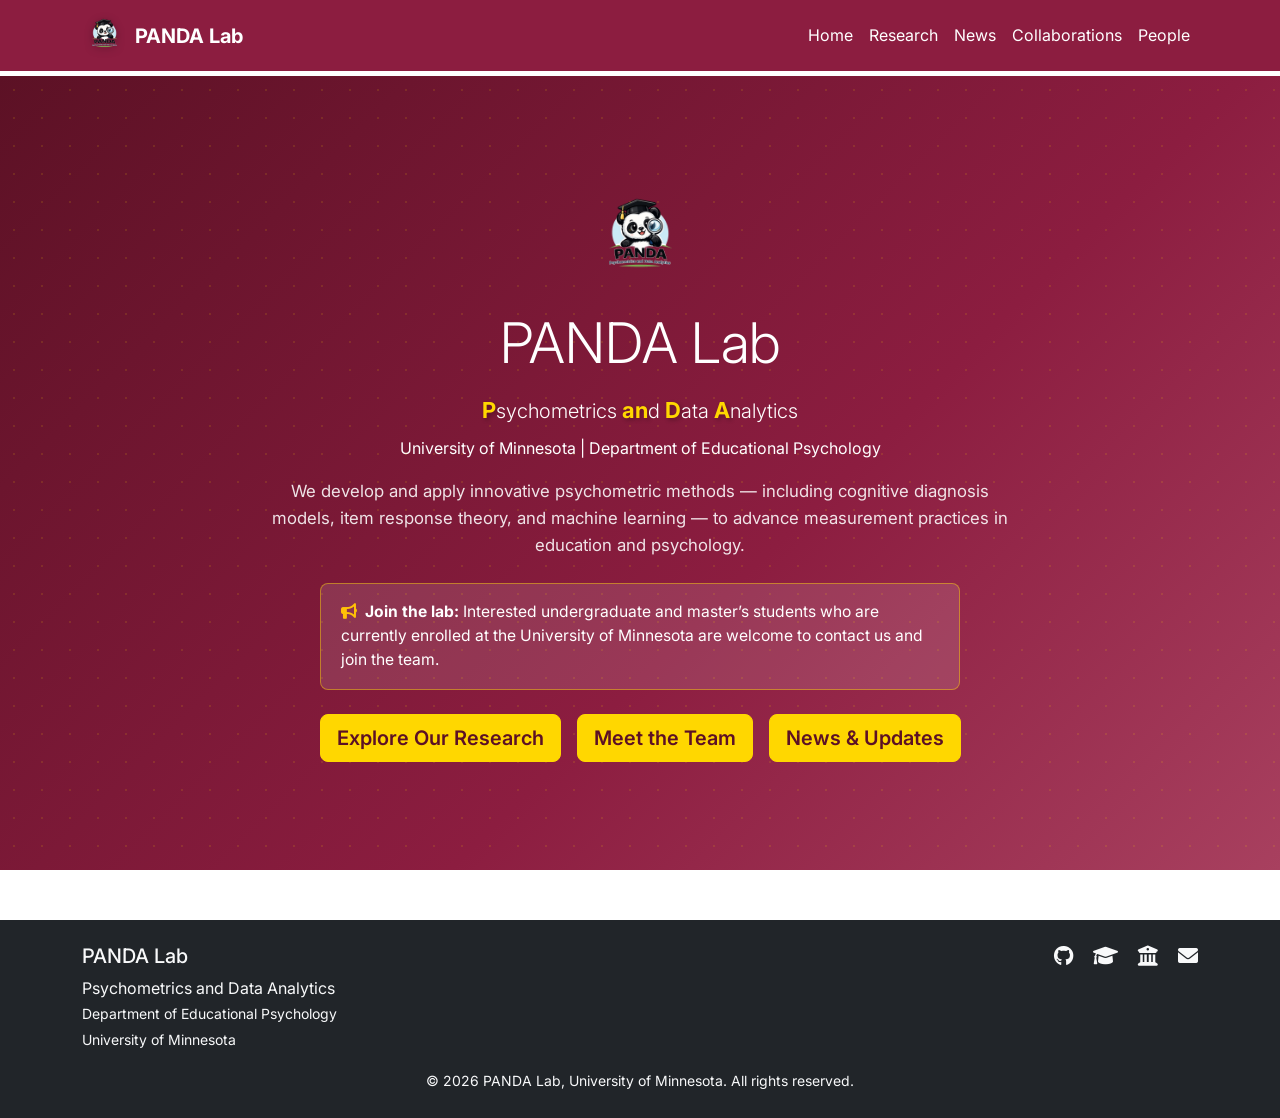
<file: index.html>
<!DOCTYPE html>
<html lang="en">
<head>
    <meta charset="UTF-8">
    <meta name="viewport" content="width=device-width, initial-scale=1.0">
    <meta name="description" content="PANDA Lab - Psychometrics and Data Analytics Research Lab at the University of Minnesota">
    <title>PANDA Lab - Psychometrics and Data Analytics | University of Minnesota</title>
    <link rel="icon" href="assets/images/panda-logo.png">
    <link href="https://cdn.jsdelivr.net/npm/bootstrap@5.3.0/dist/css/bootstrap.min.css" rel="stylesheet">
    <link rel="stylesheet" href="assets/css/style.css">
    <link rel="stylesheet" href="https://cdnjs.cloudflare.com/ajax/libs/font-awesome/6.0.0/css/all.min.css">
</head>
<body>
    <!-- Navigation -->
    <nav class="navbar navbar-expand-lg navbar-dark bg-primary fixed-top">
        <div class="container">
            <a class="navbar-brand d-flex align-items-center" href="#">
                <img src="assets/images/panda-logo.png" alt="PANDA Lab Logo" height="45" class="me-2">
                <strong>PANDA Lab</strong>
            </a>
            <button class="navbar-toggler" type="button" data-bs-toggle="collapse" data-bs-target="#navbarNav">
                <span class="navbar-toggler-icon"></span>
            </button>
            <div class="collapse navbar-collapse" id="navbarNav">
                <ul class="navbar-nav ms-auto">
                    <li class="nav-item">
                        <a class="nav-link active" href="#home">Home</a>
                    </li>
                    <li class="nav-item"><a class="nav-link" href="research.html">Research</a></li>
                    <li class="nav-item">
                        <a class="nav-link" href="news.html">News</a>
                    </li>
                    <li class="nav-item">
                        <a class="nav-link" href="collaborations.html">Collaborations</a>
                    </li>
                    <li class="nav-item">
                        <a class="nav-link" href="people.html">People</a>
                    </li>
                </ul>
            </div>
        </div>
    </nav>

    <!-- Hero Section -->
    <section id="home" class="hero-section">
        <div class="container">
            <div class="row align-items-center">
                <div class="col-md-8 mx-auto text-center py-5">
                    <img src="assets/images/panda-logo.png" alt="PANDA Lab" height="110" class="mb-3">
                    <h1 class="display-4 mb-3">PANDA Lab</h1>
                    <p class="lead mb-2"><span class="panda-highlight">P</span>sychometrics <span class="panda-highlight">an</span>d <span class="panda-highlight">D</span>ata <span class="panda-highlight">A</span>nalytics</p>
                    <p class="mb-3">University of Minnesota | Department of Educational Psychology</p>
                    <p class="mb-4" style="opacity:0.88; font-size:1.05rem;">We develop and apply innovative psychometric methods — including cognitive diagnosis models, item response theory, and machine learning — to advance measurement practices in education and psychology.</p>
                    <div class="home-announcement mb-4" role="region" aria-label="Announcement">
                        <p class="mb-0"><i class="fas fa-bullhorn me-2 text-warning" aria-hidden="true"></i><strong>Join the lab:</strong> Interested undergraduate and master’s students who are currently enrolled at the University of Minnesota are welcome to contact us and join the team.</p>
                    </div>
                    <div class="d-flex gap-3 justify-content-center flex-wrap">
                        <a href="research.html" class="btn btn-primary btn-lg">Explore Our Research</a>
                        <a href="people.html" class="btn btn-primary btn-lg">Meet the Team</a>
                        <a href="news.html" class="btn btn-primary btn-lg">News &amp; Updates</a>
                    </div>
                </div>
            </div>
        </div>
    </section>

    <!-- Footer -->
    <footer id="contact" class="bg-dark text-light py-4">
        <div class="container">
            <div class="row">
                <div class="col-md-6">
                    <h5>PANDA Lab</h5>
                    <p class="mb-0">Psychometrics and Data Analytics</p>
                    <p class="mb-0"><small>Department of Educational Psychology<br>University of Minnesota</small></p>
                </div>
                <div class="col-md-6 text-md-end">
                    <a href="https://github.com/xpsychometrics" target="_blank" rel="noopener" class="text-light me-3" title="Lab GitHub"><i class="fab fa-github fa-lg"></i></a>
                    <a href="https://scholar.google.com/citations?hl=en&user=0Bcr-vIAAAAJ&view_op=list_works&sortby=pubdate" target="_blank" rel="noopener" class="text-light me-3" title="Google Scholar"><i class="fas fa-graduation-cap fa-lg"></i></a>
                    <a href="https://edpsych.umn.edu/wenchao-ma" target="_blank" rel="noopener" class="text-light me-3" title="Faculty Page"><i class="fas fa-university fa-lg"></i></a>
                    <a href="mailto:wma@umn.edu" class="text-light" title="Email"><i class="fas fa-envelope fa-lg"></i></a>
                </div>
            </div>
            <div class="text-center mt-3">
                <p class="mb-0"><small>&copy; 2026 PANDA Lab, University of Minnesota. All rights reserved.</small></p>
            </div>
        </div>
    </footer>

    <script src="https://cdn.jsdelivr.net/npm/bootstrap@5.3.0/dist/js/bootstrap.bundle.min.js"></script>
    <script src="assets/js/main.js"></script>
</body>
</html>
</file>
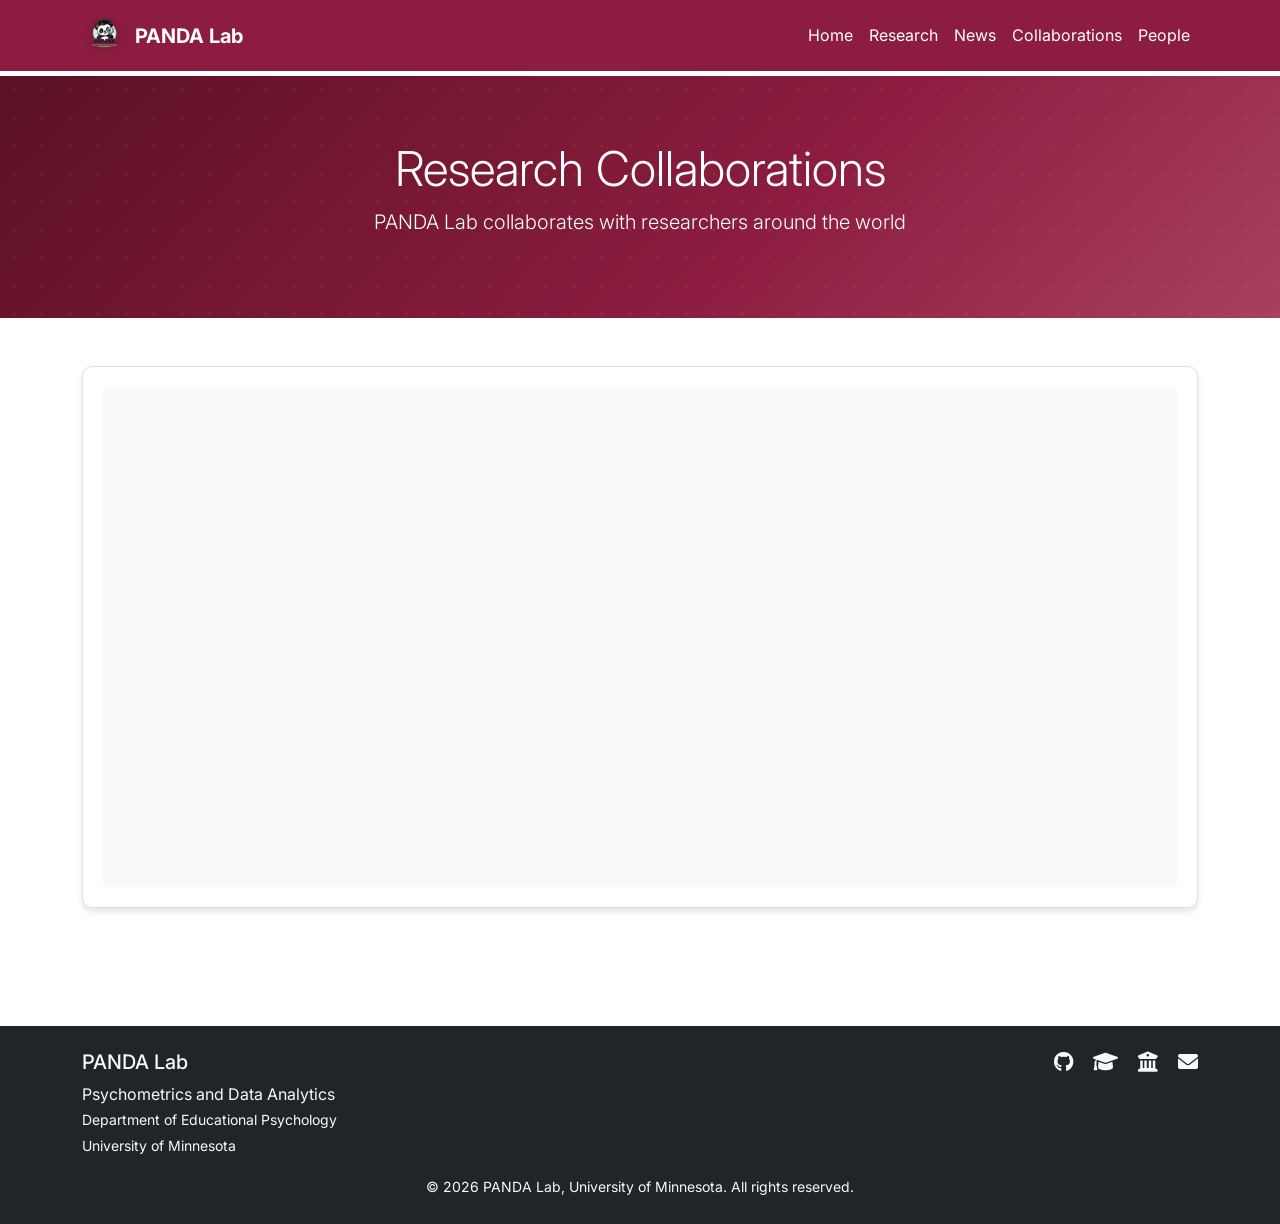
<file: collaborations.html>
<!DOCTYPE html>
<html lang="en">
<head>
    <meta charset="UTF-8">
    <meta name="viewport" content="width=device-width, initial-scale=1.0">
    <meta name="description" content="PANDA Lab - Research Collaborations worldwide">
    <title>Collaborations | PANDA Lab</title>
    <link rel="icon" href="assets/images/panda-logo.png">
    <link href="https://cdn.jsdelivr.net/npm/bootstrap@5.3.0/dist/css/bootstrap.min.css" rel="stylesheet">
    <link rel="stylesheet" href="assets/css/style.css">
    <link rel="stylesheet" href="https://cdnjs.cloudflare.com/ajax/libs/font-awesome/6.0.0/css/all.min.css">
</head>
<body>
    <!-- Navigation -->
    <nav class="navbar navbar-expand-lg navbar-dark bg-primary fixed-top">
        <div class="container">
            <a class="navbar-brand d-flex align-items-center" href="index.html">
                <img src="assets/images/panda-logo.png" alt="PANDA Lab Logo" height="45" class="me-2">
                <strong>PANDA Lab</strong>
            </a>
            <button class="navbar-toggler" type="button" data-bs-toggle="collapse" data-bs-target="#navbarNav">
                <span class="navbar-toggler-icon"></span>
            </button>
            <div class="collapse navbar-collapse" id="navbarNav">
                <ul class="navbar-nav ms-auto">
                    <li class="nav-item"><a class="nav-link" href="index.html">Home</a></li>
                    <li class="nav-item"><a class="nav-link" href="research.html">Research</a></li>
                    <li class="nav-item"><a class="nav-link" href="news.html">News</a></li>
                    <li class="nav-item"><a class="nav-link active" href="collaborations.html">Collaborations</a></li>
                    <li class="nav-item"><a class="nav-link" href="people.html">People</a></li>
                </ul>
            </div>
        </div>
    </nav>

    <!-- Page Header -->
    <section class="hero-section" style="padding: 40px 0;">
        <div class="container">
            <div class="text-center py-4">
                <h1 class="display-5 mb-2">Research Collaborations</h1>
                <p class="lead">PANDA Lab collaborates with researchers around the world</p>
            </div>
        </div>
    </section>

    <!-- Map Section -->
    <section class="py-5">
        <div class="container">
            <div class="row">
                <div class="col-12">
                    <div class="collaboration-map-container">
                        <svg id="collaborationMap" class="collaboration-map"></svg>
                    </div>
                </div>
            </div>
        </div>
    </section>

    <!-- Footer -->
    <footer class="bg-dark text-light py-4">
        <div class="container">
            <div class="row">
                <div class="col-md-6">
                    <h5>PANDA Lab</h5>
                    <p class="mb-0">Psychometrics and Data Analytics</p>
                    <p class="mb-0"><small>Department of Educational Psychology<br>University of Minnesota</small></p>
                </div>
                <div class="col-md-6 text-md-end">
                    <a href="https://github.com/xpsychometrics" target="_blank" rel="noopener" class="text-light me-3" title="Lab GitHub"><i class="fab fa-github fa-lg"></i></a>
                    <a href="https://scholar.google.com/citations?hl=en&user=0Bcr-vIAAAAJ&view_op=list_works&sortby=pubdate" target="_blank" rel="noopener" class="text-light me-3" title="Google Scholar"><i class="fas fa-graduation-cap fa-lg"></i></a>
                    <a href="https://edpsych.umn.edu/wenchao-ma" target="_blank" rel="noopener" class="text-light me-3" title="Faculty Page"><i class="fas fa-university fa-lg"></i></a>
                    <a href="mailto:wma@umn.edu" class="text-light" title="Email"><i class="fas fa-envelope fa-lg"></i></a>
                </div>
            </div>
            <div class="text-center mt-3">
                <p class="mb-0"><small>&copy; 2026 PANDA Lab, University of Minnesota. All rights reserved.</small></p>
            </div>
        </div>
    </footer>

    <script src="https://cdn.jsdelivr.net/npm/bootstrap@5.3.0/dist/js/bootstrap.bundle.min.js"></script>
    <script src="https://d3js.org/d3.v7.min.js"></script>
    <script src="assets/js/main.js"></script>
    <script src="assets/js/collaboration-map.js"></script>
</body>
</html>
</file>
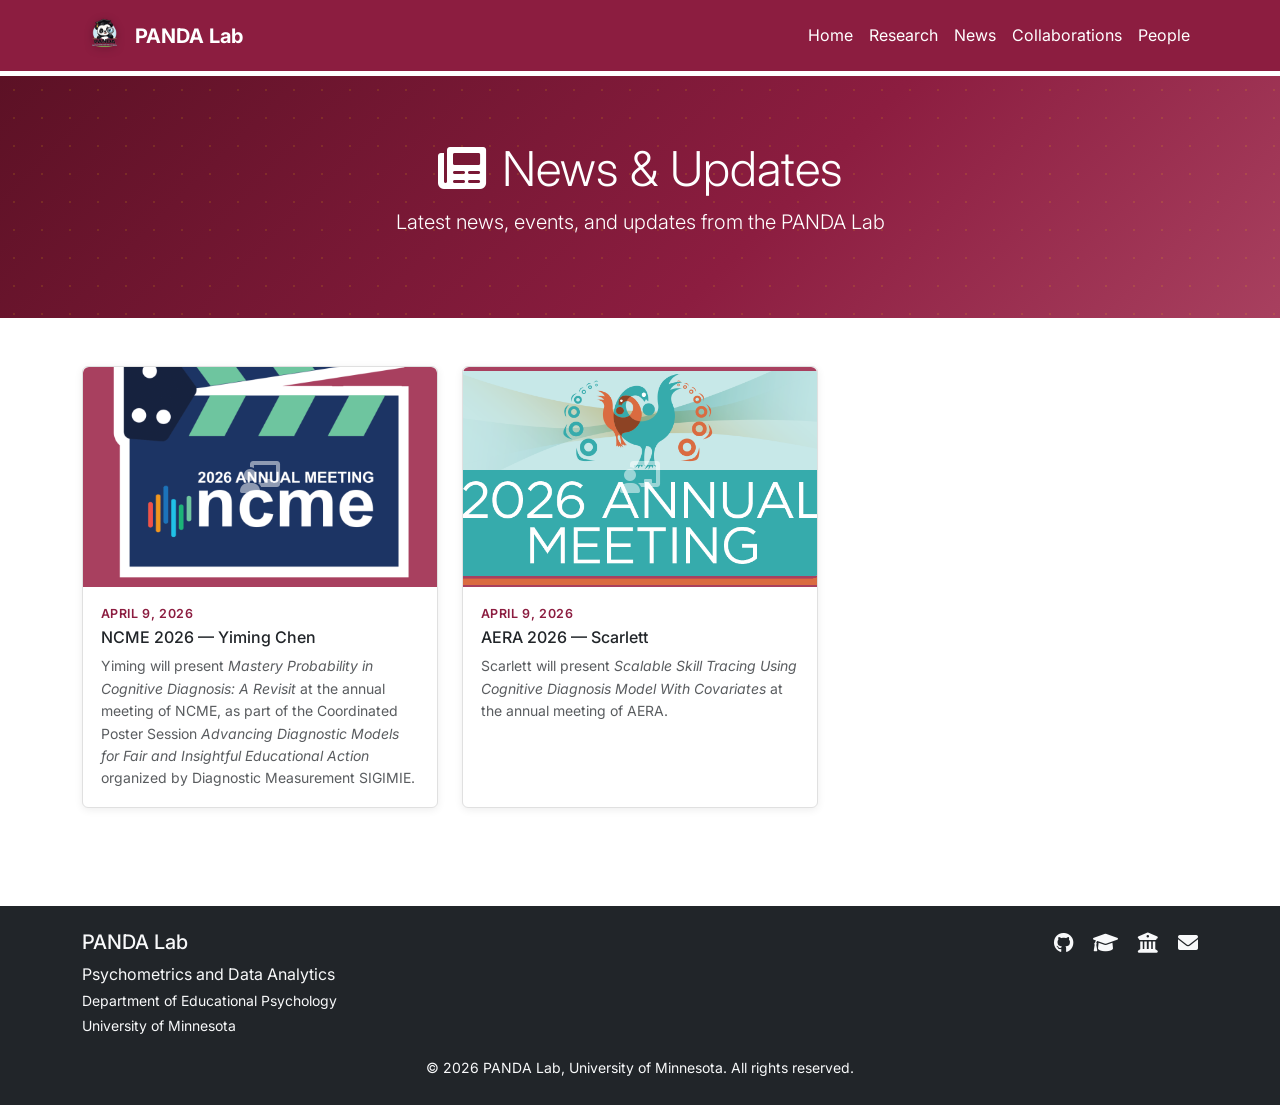
<file: news.html>
<!DOCTYPE html>
<html lang="en">
<head>
    <meta charset="UTF-8">
    <meta name="viewport" content="width=device-width, initial-scale=1.0">
    <meta name="description" content="PANDA Lab - News and Updates">
    <title>News &amp; Updates | PANDA Lab</title>
    <link rel="icon" href="assets/images/panda-logo.png">
    <link href="https://cdn.jsdelivr.net/npm/bootstrap@5.3.0/dist/css/bootstrap.min.css" rel="stylesheet">
    <link rel="stylesheet" href="assets/css/style.css">
    <link rel="stylesheet" href="https://cdnjs.cloudflare.com/ajax/libs/font-awesome/6.0.0/css/all.min.css">
</head>
<body>
    <!-- Navigation -->
    <nav class="navbar navbar-expand-lg navbar-dark bg-primary fixed-top">
        <div class="container">
            <a class="navbar-brand d-flex align-items-center" href="index.html">
                <img src="assets/images/panda-logo.png" alt="PANDA Lab Logo" height="45" class="me-2">
                <strong>PANDA Lab</strong>
            </a>
            <button class="navbar-toggler" type="button" data-bs-toggle="collapse" data-bs-target="#navbarNav">
                <span class="navbar-toggler-icon"></span>
            </button>
            <div class="collapse navbar-collapse" id="navbarNav">
                <ul class="navbar-nav ms-auto">
                    <li class="nav-item"><a class="nav-link" href="index.html">Home</a></li>
                    <li class="nav-item"><a class="nav-link" href="research.html">Research</a></li>
                    <li class="nav-item"><a class="nav-link active" href="news.html">News</a></li>
                    <li class="nav-item"><a class="nav-link" href="collaborations.html">Collaborations</a></li>
                    <li class="nav-item"><a class="nav-link" href="people.html">People</a></li>
                </ul>
            </div>
        </div>
    </nav>

    <!-- Page Header -->
    <section class="hero-section" style="padding: 40px 0;">
        <div class="container">
            <div class="text-center py-4">
                <h1 class="display-5 mb-2"><i class="fas fa-newspaper me-3"></i>News &amp; Updates</h1>
                <p class="lead">Latest news, events, and updates from the PANDA Lab</p>
            </div>
        </div>
    </section>

    <!-- News Section -->
    <!-- Add your photos to assets/images/news/ and update the background-image paths below -->
    <section class="py-5">
        <div class="container">
            <div class="row g-4">
                <div class="col-md-4">
                    <div class="card h-100 news-card">
                        <div class="news-photo" style="background-image: url('assets/images/news/ncme2026.png')">
                            <i class="fas fa-chalkboard-teacher"></i>
                        </div>
                        <div class="card-body">
                            <p class="news-date mb-1">April 9, 2026</p>
                            <h6 class="card-title">NCME 2026 — Yiming Chen</h6>
                            <p class="card-text small text-muted">Yiming will present <em>Mastery Probability in Cognitive Diagnosis: A Revisit</em> at the annual meeting of NCME, as part of the Coordinated Poster Session <em>Advancing Diagnostic Models for Fair and Insightful Educational Action</em> organized by Diagnostic Measurement SIGIMIE.</p>
                        </div>
                    </div>
                </div>
                <div class="col-md-4">
                    <div class="card h-100 news-card">
                        <div class="news-photo" style="background-image: url('assets/images/news/aera2026.png')">
                            <i class="fas fa-chalkboard-teacher"></i>
                        </div>
                        <div class="card-body">
                            <p class="news-date mb-1">April 9, 2026</p>
                            <h6 class="card-title">AERA 2026 — Scarlett</h6>
                            <p class="card-text small text-muted">Scarlett will present <em>Scalable Skill Tracing Using Cognitive Diagnosis Model With Covariates</em> at the annual meeting of AERA.</p>
                        </div>
                    </div>
                </div>
                
            </div>
        </div>
    </section>

    <!-- Footer -->
    <footer class="bg-dark text-light py-4">
        <div class="container">
            <div class="row">
                <div class="col-md-6">
                    <h5>PANDA Lab</h5>
                    <p class="mb-0">Psychometrics and Data Analytics</p>
                    <p class="mb-0"><small>Department of Educational Psychology<br>University of Minnesota</small></p>
                </div>
                <div class="col-md-6 text-md-end">
                    <a href="https://github.com/xpsychometrics" target="_blank" rel="noopener" class="text-light me-3" title="Lab GitHub"><i class="fab fa-github fa-lg"></i></a>
                    <a href="https://scholar.google.com/citations?hl=en&user=0Bcr-vIAAAAJ&view_op=list_works&sortby=pubdate" target="_blank" rel="noopener" class="text-light me-3" title="Google Scholar"><i class="fas fa-graduation-cap fa-lg"></i></a>
                    <a href="https://edpsych.umn.edu/wenchao-ma" target="_blank" rel="noopener" class="text-light me-3" title="Faculty Page"><i class="fas fa-university fa-lg"></i></a>
                    <a href="mailto:wma@umn.edu" class="text-light" title="Email"><i class="fas fa-envelope fa-lg"></i></a>
                </div>
            </div>
            <div class="text-center mt-3">
                <p class="mb-0"><small>&copy; 2026 PANDA Lab, University of Minnesota. All rights reserved.</small></p>
            </div>
        </div>
    </footer>

    <script src="https://cdn.jsdelivr.net/npm/bootstrap@5.3.0/dist/js/bootstrap.bundle.min.js"></script>
    <script src="assets/js/main.js"></script>
</body>
</html>
</file>
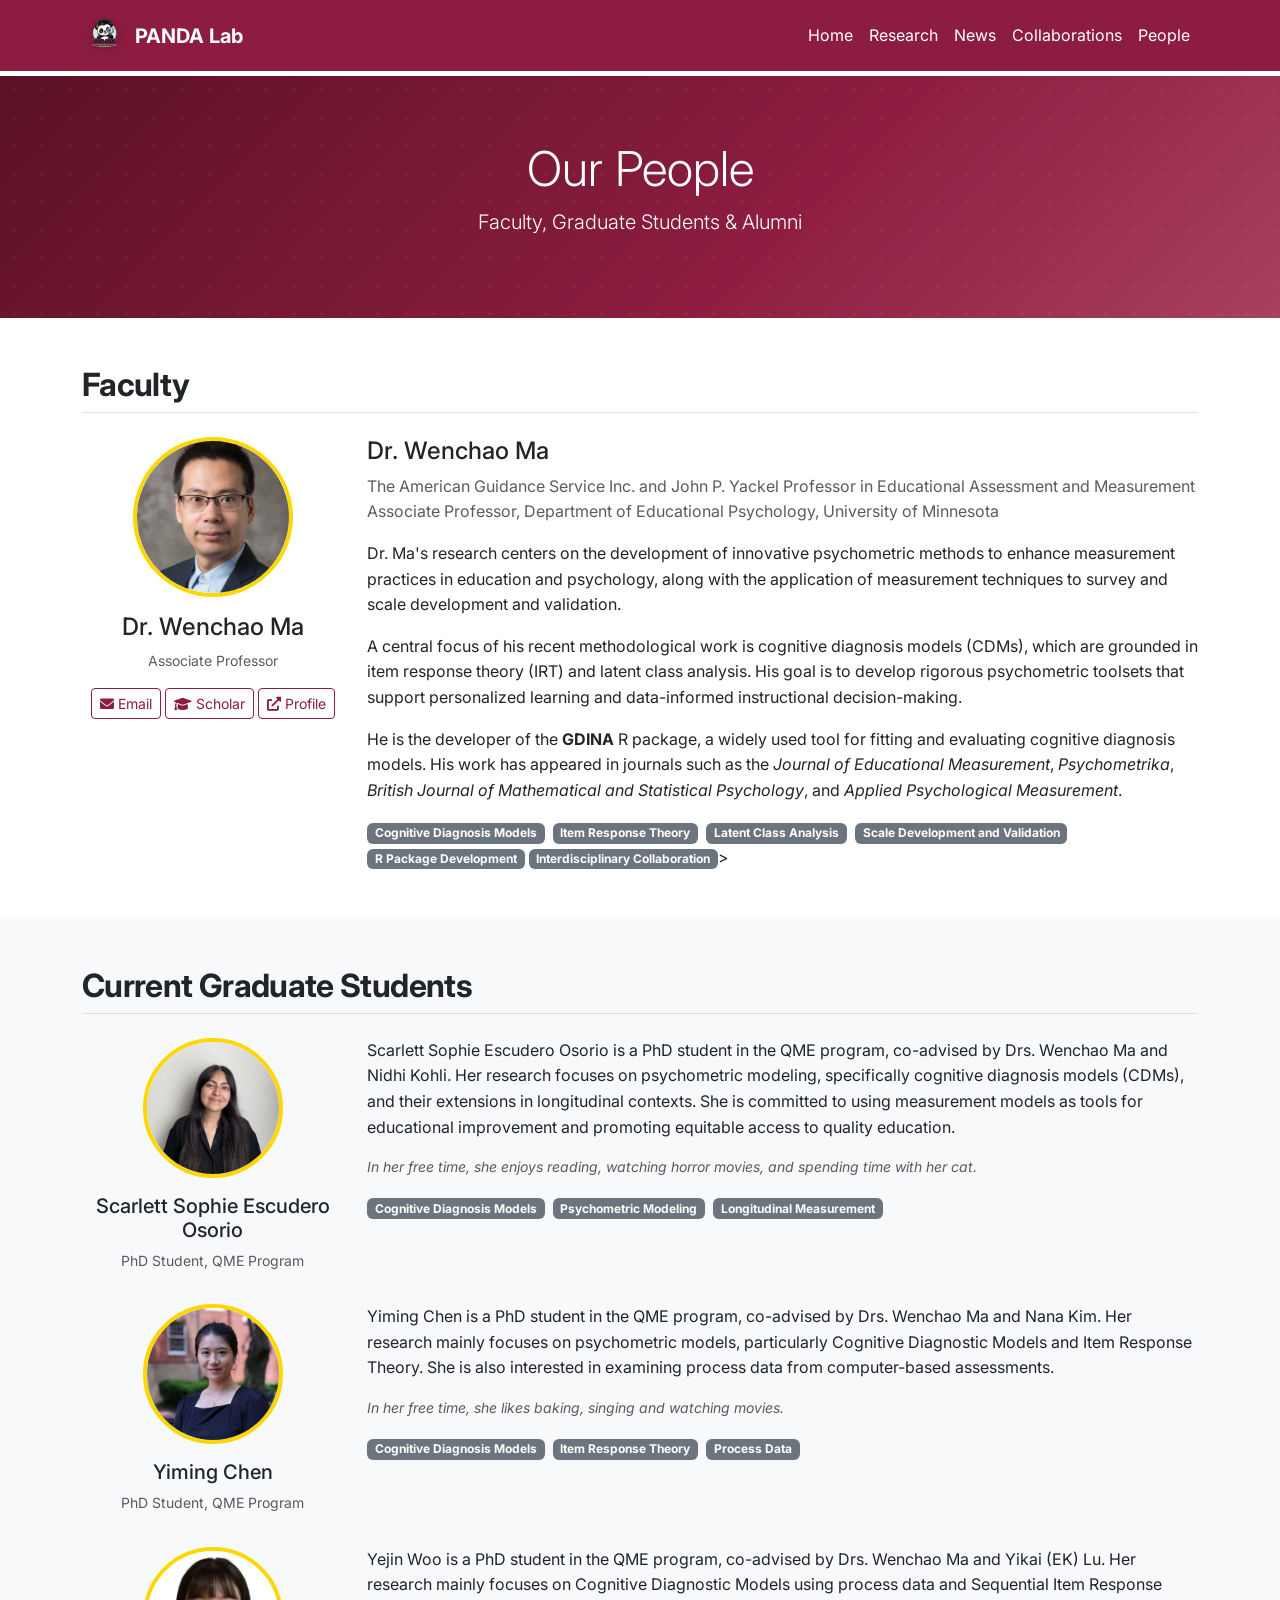
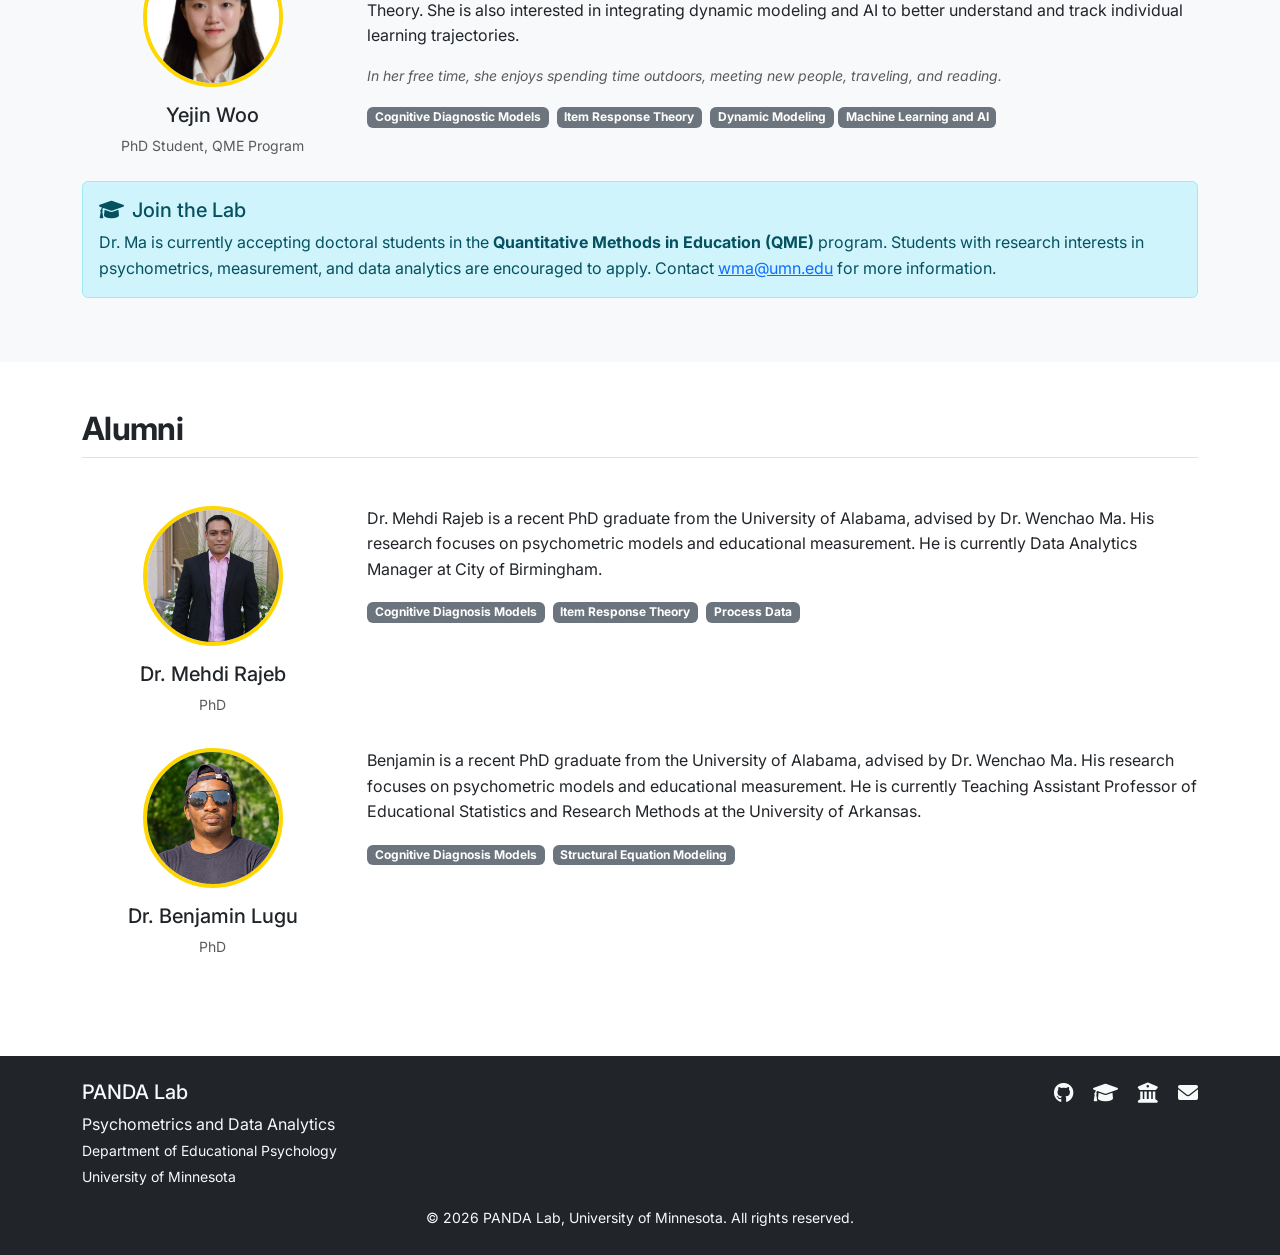
<file: people.html>
<!DOCTYPE html>
<html lang="en">
<head>
    <meta charset="UTF-8">
    <meta name="viewport" content="width=device-width, initial-scale=1.0">
    <meta name="description" content="PANDA Lab - People: Faculty, Graduate Students, and Alumni">
    <title>People | PANDA Lab</title>
    <link rel="icon" href="assets/images/panda-logo.png">
    <link href="https://cdn.jsdelivr.net/npm/bootstrap@5.3.0/dist/css/bootstrap.min.css" rel="stylesheet">
    <link rel="stylesheet" href="assets/css/style.css">
    <link rel="stylesheet" href="https://cdnjs.cloudflare.com/ajax/libs/font-awesome/6.0.0/css/all.min.css">
</head>
<body>
    <!-- Navigation -->
    <nav class="navbar navbar-expand-lg navbar-dark bg-primary fixed-top">
        <div class="container">
            <a class="navbar-brand d-flex align-items-center" href="index.html">
                <img src="assets/images/panda-logo.png" alt="PANDA Lab Logo" height="45" class="me-2">
                <strong>PANDA Lab</strong>
            </a>
            <button class="navbar-toggler" type="button" data-bs-toggle="collapse" data-bs-target="#navbarNav">
                <span class="navbar-toggler-icon"></span>
            </button>
            <div class="collapse navbar-collapse" id="navbarNav">
                <ul class="navbar-nav ms-auto">
                    <li class="nav-item">
                        <a class="nav-link" href="index.html">Home</a>
                    </li>
                    <li class="nav-item"><a class="nav-link" href="research.html">Research</a></li>
                    <li class="nav-item"><a class="nav-link" href="news.html">News</a></li>
                    <li class="nav-item">
                        <a class="nav-link" href="collaborations.html">Collaborations</a>
                    </li>
                    <li class="nav-item">
                        <a class="nav-link active" href="people.html">People</a>
                    </li>
                </ul>
            </div>
        </div>
    </nav>

    <!-- Page Header -->
    <section class="hero-section" style="padding: 40px 0;">
        <div class="container">
            <div class="text-center py-4">
                <h1 class="display-5 mb-2">Our People</h1>
                <p class="lead">Faculty, Graduate Students & Alumni</p>
            </div>
        </div>
    </section>

    <!-- Faculty Section -->
    <section class="py-5">
        <div class="container">
            <h2 class="mb-4 border-bottom pb-2">Faculty</h2>
            <div class="row">
                <div class="col-lg-3 col-md-4 mb-4 text-center">
                    <div class="mb-3">
                        <img src="assets/images/dr-ma.jpg" alt="Dr. Wenchao Ma" class="rounded-circle img-fluid" style="width:160px;height:160px;object-fit:cover;border:4px solid var(--umn-gold);">
                    </div>
                    <h4>Dr. Wenchao Ma</h4>
                    <p class="text-muted small">Associate Professor</p>
                    <div class="d-flex flex-wrap gap-1 justify-content-center">
                        <a href="mailto:wma@umn.edu" class="btn btn-outline-primary btn-sm"><i class="fas fa-envelope me-1"></i>Email</a>
                        <a href="https://scholar.google.com/citations?hl=en&user=0Bcr-vIAAAAJ&view_op=list_works&sortby=pubdate" target="_blank" rel="noopener" class="btn btn-outline-primary btn-sm"><i class="fas fa-graduation-cap me-1"></i>Scholar</a>
                        <a href="https://edpsych.umn.edu/wenchao-ma" target="_blank" rel="noopener" class="btn btn-outline-primary btn-sm"><i class="fas fa-external-link-alt me-1"></i>Profile</a>
                    </div>
                </div>
                <div class="col-lg-9 col-md-8">
                    <h4>Dr. Wenchao Ma</h4>
                    <p class="text-muted">The American Guidance Service Inc. and John P. Yackel Professor in Educational Assessment and Measurement<br>Associate Professor, Department of Educational Psychology, University of Minnesota</p>
                    <p>Dr. Ma's research centers on the development of innovative psychometric methods to enhance measurement practices in education and psychology, along with the application of measurement techniques to survey and scale development and validation.</p>
                    <p>A central focus of his recent methodological work is cognitive diagnosis models (CDMs), which are grounded in item response theory (IRT) and latent class analysis. His goal is to develop rigorous psychometric toolsets that support personalized learning and data-informed instructional decision-making.</p>
                    <p>He is the developer of the <strong>GDINA</strong> R package, a widely used tool for fitting and evaluating cognitive diagnosis models. His work has appeared in journals such as the <em>Journal of Educational Measurement</em>, <em>Psychometrika</em>, <em>British Journal of Mathematical and Statistical Psychology</em>, and <em>Applied Psychological Measurement</em>.</p>
                    <div class="mt-3">
                        <span class="badge bg-secondary me-1">Cognitive Diagnosis Models</span>
                        <span class="badge bg-secondary me-1">Item Response Theory</span>
                        <span class="badge bg-secondary me-1">Latent Class Analysis</span>
                        <span class="badge bg-secondary me-1">Scale Development and Validation</span>
                        <span class="badge bg-secondary">R Package Development</span>
                        <span class="badge bg-secondary">Interdisciplinary Collaboration</span>>
                    </div>
                </div>
            </div>
        </div>
    </section>

    <!-- Graduate Students Section -->
    <section class="py-5 bg-light">
        <div class="container">
            <h2 class="mb-4 border-bottom pb-2">Current Graduate Students</h2>
            <div class="row g-4" id="grad-students">
                <div class="col-lg-3 col-md-4 text-center">
                    <div class="mb-3">
                        <img src="assets/images/Scarlett.jpg" alt="Scarlett" class="rounded-circle img-fluid" style="width:140px;height:140px;object-fit:cover;border:4px solid var(--umn-gold);">
                    </div>
                    <h5>Scarlett Sophie Escudero Osorio</h5>
                    <p class="text-muted small mb-0">PhD Student, QME Program</p>
                </div>
                <div class="col-lg-9 col-md-8">
                    <p>Scarlett Sophie Escudero Osorio is a PhD student in the QME program, co-advised by Drs. Wenchao Ma and Nidhi Kohli. Her research focuses on psychometric modeling, specifically cognitive diagnosis models (CDMs), and their extensions in longitudinal contexts. She is committed to using measurement models as tools for educational improvement and promoting equitable access to quality education.</p>
                    <p class="text-muted small fst-italic">In her free time, she enjoys reading, watching horror movies, and spending time with her cat.</p>
                    <div class="mt-2">
                        <span class="badge bg-secondary me-1">Cognitive Diagnosis Models</span>
                        <span class="badge bg-secondary me-1">Psychometric Modeling</span>
                        <span class="badge bg-secondary">Longitudinal Measurement</span>
                    </div>
                </div>
            </div>
            <!-- Yiming -->
            <div class="row g-4 mt-2">
                <div class="col-lg-3 col-md-4 text-center">
                    <div class="mb-3">
                        <img src="assets/images/yiming.jpg" alt="Yiming" class="rounded-circle img-fluid" style="width:140px;height:140px;object-fit:cover;border:4px solid var(--umn-gold);">
                    </div>
                    <h5>Yiming Chen</h5>
                    <p class="text-muted small mb-0">PhD Student, QME Program</p>
                </div>
                <div class="col-lg-9 col-md-8">
                    <p>Yiming Chen is a PhD student in the QME program, co-advised by Drs. Wenchao Ma and Nana Kim. Her research mainly focuses on psychometric models, particularly Cognitive Diagnostic Models and Item Response Theory. She is also interested in examining process data from computer-based assessments.</p>
                    <p class="text-muted small fst-italic">In her free time, she likes baking, singing and watching movies.</p>
                    <div class="mt-2">
                        <span class="badge bg-secondary me-1">Cognitive Diagnosis Models</span>
                        <span class="badge bg-secondary me-1">Item Response Theory</span>
                        <span class="badge bg-secondary">Process Data</span>
                    </div>
                </div>
            </div>

<!-- Yejin -->
            <div class="row g-4 mt-2">
                <div class="col-lg-3 col-md-4 text-center">
                    <div class="mb-3">
                        <img src="assets/images/yejin.jpeg" alt="Yejin" class="rounded-circle img-fluid" style="width:140px;height:140px;object-fit:cover;border:4px solid var(--umn-gold);">
                    </div>
                    <h5>Yejin Woo</h5>
                    <p class="text-muted small mb-0">PhD Student, QME Program</p>
                </div>
                <div class="col-lg-9 col-md-8">
                    <p>Yejin Woo is a PhD student in the QME program, co-advised by Drs. Wenchao Ma and Yikai (EK) Lu. Her research mainly focuses on Cognitive Diagnostic Models using process data and Sequential Item Response Theory. She is also interested in integrating dynamic modeling and AI to better understand and track individual learning trajectories.</p>
                    <p class="text-muted small fst-italic">In her free time, she enjoys spending time outdoors, meeting new people, traveling, and reading.</p>
                    <div class="mt-2">
                        <span class="badge bg-secondary me-1">Cognitive Diagnostic Models</span>
                        <span class="badge bg-secondary me-1">Item Response Theory</span>
                        <span class="badge bg-secondary">Dynamic Modeling</span>
                        <span class="badge bg-secondary">Machine Learning and AI</span>
                    </div>
                </div>
            </div>

            <div class="alert alert-info mt-4">
                <h5 class="alert-heading"><i class="fas fa-graduation-cap me-2"></i>Join the Lab</h5>
                <p class="mb-0">Dr. Ma is currently accepting doctoral students in the <strong>Quantitative Methods in Education (QME)</strong> program. Students with research interests in psychometrics, measurement, and data analytics are encouraged to apply. Contact <a href="mailto:wma@umn.edu">wma@umn.edu</a> for more information.</p>
            </div>
        </div>
    </section>

    <!-- Alumni Section -->
    <section class="py-5">
        <div class="container">
            <h2 class="mb-4 border-bottom pb-2">Alumni</h2>
            <div class="row g-4 mt-2">
                <div class="col-lg-3 col-md-4 text-center">
                    <div class="mb-3">
                        <img src="assets/images/MehdiRajeb.JPG" alt="Mehdi" class="rounded-circle img-fluid" style="width:140px;height:140px;object-fit:cover;border:4px solid var(--umn-gold);">
                    </div>
                    <h5>Dr. Mehdi Rajeb</h5>
                    <p class="text-muted small mb-0">PhD</p>
                </div>
                <div class="col-lg-9 col-md-8">
                    <p>Dr. Mehdi Rajeb is a recent PhD graduate from the University of Alabama, advised by Dr. Wenchao Ma. His research focuses on psychometric models and educational measurement. He is currently Data Analytics Manager at City of Birmingham.</p>
                    <div class="mt-2">
                        <span class="badge bg-secondary me-1">Cognitive Diagnosis Models</span>
                        <span class="badge bg-secondary me-1">Item Response Theory</span>
                        <span class="badge bg-secondary">Process Data</span>
                    </div>
                </div>
            </div>

            <div class="row g-4 mt-2">
                <div class="col-lg-3 col-md-4 text-center">
                    <div class="mb-3">
                        <img src="assets/images/Benjamin.png" alt="Benjamin" class="rounded-circle img-fluid" style="width:140px;height:140px;object-fit:cover;border:4px solid var(--umn-gold);">
                    </div>
                    <h5>Dr. Benjamin Lugu</h5>
                    <p class="text-muted small mb-0">PhD</p>
                </div>
                <div class="col-lg-9 col-md-8">
                    <p>Benjamin is a recent PhD graduate from the University of Alabama, advised by Dr. Wenchao Ma. His research focuses on psychometric models and educational measurement. He is currently Teaching Assistant Professor of Educational Statistics and Research Methods at the University of Arkansas.</p>
                    <div class="mt-2">
                        <span class="badge bg-secondary me-1">Cognitive Diagnosis Models</span>
                        <span class="badge bg-secondary me-1">Structural Equation Modeling</span>
                    </div>
                </div>
            </div>
        </div>
    </section>

    <!-- Footer -->
    <footer class="bg-dark text-light py-4">
        <div class="container">
            <div class="row">
                <div class="col-md-6">
                    <h5>PANDA Lab</h5>
                    <p class="mb-0">Psychometrics and Data Analytics</p>
                    <p class="mb-0"><small>Department of Educational Psychology<br>University of Minnesota</small></p>
                </div>
                <div class="col-md-6 text-md-end">
                    <a href="https://github.com/xpsychometrics" target="_blank" rel="noopener" class="text-light me-3" title="Lab GitHub"><i class="fab fa-github fa-lg"></i></a>
                    <a href="https://scholar.google.com/citations?hl=en&user=0Bcr-vIAAAAJ&view_op=list_works&sortby=pubdate" target="_blank" rel="noopener" class="text-light me-3" title="Google Scholar"><i class="fas fa-graduation-cap fa-lg"></i></a>
                    <a href="https://edpsych.umn.edu/wenchao-ma" target="_blank" rel="noopener" class="text-light me-3" title="Faculty Page"><i class="fas fa-university fa-lg"></i></a>
                    <a href="mailto:wma@umn.edu" class="text-light" title="Email"><i class="fas fa-envelope fa-lg"></i></a>
                </div>
            </div>
            <div class="text-center mt-3">
                <p class="mb-0"><small>&copy; 2026 PANDA Lab, University of Minnesota. All rights reserved.</small></p>
            </div>
        </div>
    </footer>

    <script src="https://cdn.jsdelivr.net/npm/bootstrap@5.3.0/dist/js/bootstrap.bundle.min.js"></script>
    <script src="assets/js/main.js"></script>
</body>
</html>
</file>
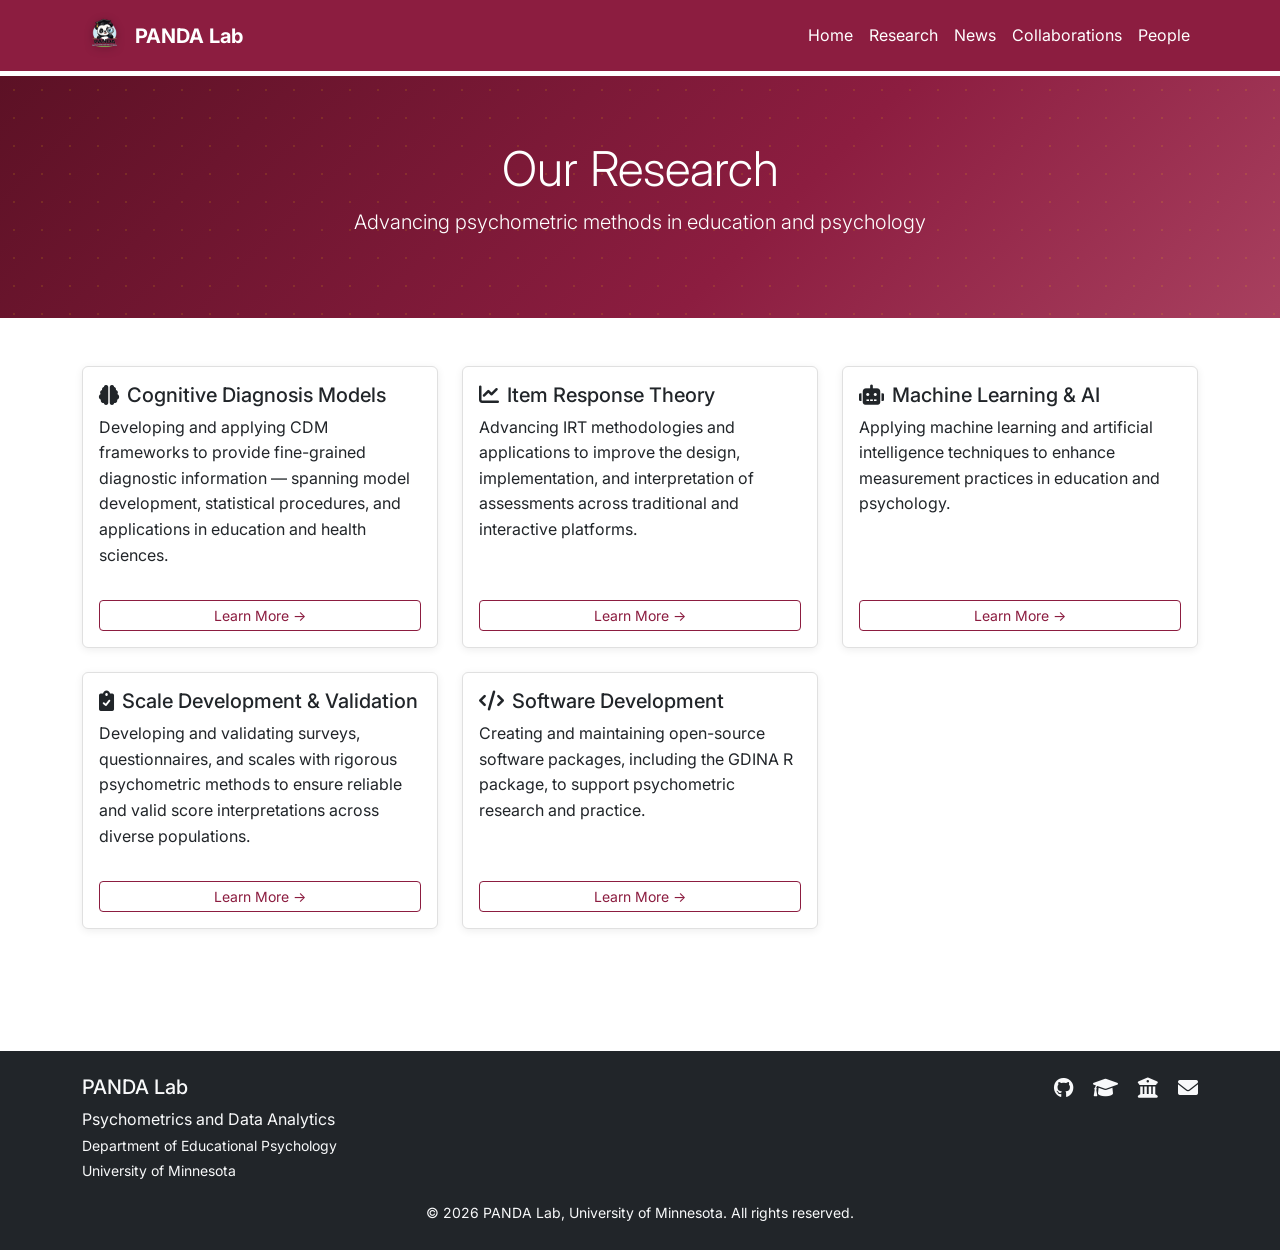
<file: research.html>
<!DOCTYPE html>
<html lang="en">
<head>
    <meta charset="UTF-8">
    <meta name="viewport" content="width=device-width, initial-scale=1.0">
    <meta name="description" content="PANDA Lab Research - Psychometrics and Data Analytics Research Areas">
    <title>Research | PANDA Lab</title>
    <link rel="icon" href="assets/images/panda-logo.png">
    <link href="https://cdn.jsdelivr.net/npm/bootstrap@5.3.0/dist/css/bootstrap.min.css" rel="stylesheet">
    <link rel="stylesheet" href="assets/css/style.css">
    <link rel="stylesheet" href="https://cdnjs.cloudflare.com/ajax/libs/font-awesome/6.0.0/css/all.min.css">
</head>
<body>
    <!-- Navigation -->
    <nav class="navbar navbar-expand-lg navbar-dark bg-primary fixed-top">
        <div class="container">
            <a class="navbar-brand d-flex align-items-center" href="index.html">
                <img src="assets/images/panda-logo.png" alt="PANDA Lab Logo" height="45" class="me-2">
                <strong>PANDA Lab</strong>
            </a>
            <button class="navbar-toggler" type="button" data-bs-toggle="collapse" data-bs-target="#navbarNav">
                <span class="navbar-toggler-icon"></span>
            </button>
            <div class="collapse navbar-collapse" id="navbarNav">
                <ul class="navbar-nav ms-auto">
                    <li class="nav-item">
                        <a class="nav-link" href="index.html">Home</a>
                    </li>
                    <li class="nav-item"><a class="nav-link" href="research.html">Research</a></li>
                    <li class="nav-item"><a class="nav-link" href="news.html">News</a></li>
                    <li class="nav-item">
                        <a class="nav-link" href="collaborations.html">Collaborations</a>
                    </li>
                    <li class="nav-item">
                        <a class="nav-link" href="people.html">People</a>
                    </li>
                </ul>
            </div>
        </div>
    </nav>

    <!-- Page Header -->
    <section class="hero-section" style="padding: 40px 0;">
        <div class="container">
            <div class="text-center py-4">
                <h1 class="display-5 mb-2">Our Research</h1>
                <p class="lead">Advancing psychometric methods in education and psychology</p>
            </div>
        </div>
    </section>

    <!-- Research Areas -->
    <section class="py-5">
        <div class="container">
            <div class="row">
                <div class="col-md-4 mb-4">
                    <div class="card h-100">
                        <div class="card-body d-flex flex-column">
                            <h5 class="card-title"><i class="fas fa-brain me-2"></i>Cognitive Diagnosis Models</h5>
                            <p class="card-text flex-grow-1">Developing and applying CDM frameworks to provide fine-grained diagnostic information — spanning model development, statistical procedures, and applications in education and health sciences.</p>
                            <a href="research/cognitive-diagnosis.html" class="btn btn-outline-primary btn-sm mt-3">Learn More &rarr;</a>
                        </div>
                    </div>
                </div>
                <div class="col-md-4 mb-4">
                    <div class="card h-100">
                        <div class="card-body d-flex flex-column">
                            <h5 class="card-title"><i class="fas fa-chart-line me-2"></i>Item Response Theory</h5>
                            <p class="card-text flex-grow-1">Advancing IRT methodologies and applications to improve the design, implementation, and interpretation of assessments across traditional and interactive platforms.</p>
                            <a href="research/irt.html" class="btn btn-outline-primary btn-sm mt-3">Learn More &rarr;</a>
                        </div>
                    </div>
                </div>
                <div class="col-md-4 mb-4">
                    <div class="card h-100">
                        <div class="card-body d-flex flex-column">
                            <h5 class="card-title"><i class="fas fa-robot me-2"></i>Machine Learning & AI</h5>
                            <p class="card-text flex-grow-1">Applying machine learning and artificial intelligence techniques to enhance measurement practices in education and psychology.</p>
                            <a href="research/machine-learning.html" class="btn btn-outline-primary btn-sm mt-3">Learn More &rarr;</a>
                        </div>
                    </div>
                </div>
                <div class="col-md-4 mb-4">
                    <div class="card h-100">
                        <div class="card-body d-flex flex-column">
                            <h5 class="card-title"><i class="fas fa-clipboard-check me-2"></i>Scale Development &amp; Validation</h5>
                            <p class="card-text flex-grow-1">Developing and validating surveys, questionnaires, and scales with rigorous psychometric methods to ensure reliable and valid score interpretations across diverse populations.</p>
                            <a href="research/scale-development.html" class="btn btn-outline-primary btn-sm mt-3">Learn More &rarr;</a>
                        </div>
                    </div>
                </div>
                <div class="col-md-4 mb-4">
                    <div class="card h-100">
                        <div class="card-body d-flex flex-column">
                            <h5 class="card-title"><i class="fas fa-code me-2"></i>Software Development</h5>
                            <p class="card-text flex-grow-1">Creating and maintaining open-source software packages, including the GDINA R package, to support psychometric research and practice.</p>
                            <a href="research/software.html" class="btn btn-outline-primary btn-sm mt-3">Learn More &rarr;</a>
                        </div>
                    </div>
                </div>
            </div>
        </div>
    </section>

    <!-- Footer -->
    <footer class="bg-dark text-light py-4">
        <div class="container">
            <div class="row">
                <div class="col-md-6">
                    <h5>PANDA Lab</h5>
                    <p class="mb-0">Psychometrics and Data Analytics</p>
                    <p class="mb-0"><small>Department of Educational Psychology<br>University of Minnesota</small></p>
                </div>
                <div class="col-md-6 text-md-end">
                    <a href="https://github.com/xpsychometrics" target="_blank" rel="noopener" class="text-light me-3" title="Lab GitHub"><i class="fab fa-github fa-lg"></i></a>
                    <a href="https://scholar.google.com/citations?hl=en&user=0Bcr-vIAAAAJ&view_op=list_works&sortby=pubdate" target="_blank" rel="noopener" class="text-light me-3" title="Google Scholar"><i class="fas fa-graduation-cap fa-lg"></i></a>
                    <a href="https://edpsych.umn.edu/wenchao-ma" target="_blank" rel="noopener" class="text-light me-3" title="Faculty Page"><i class="fas fa-university fa-lg"></i></a>
                    <a href="mailto:wma@umn.edu" class="text-light" title="Email"><i class="fas fa-envelope fa-lg"></i></a>
                </div>
            </div>
            <div class="text-center mt-3">
                <p class="mb-0"><small>&copy; 2026 PANDA Lab, University of Minnesota. All rights reserved.</small></p>
            </div>
        </div>
    </footer>

    <script src="https://cdn.jsdelivr.net/npm/bootstrap@5.3.0/dist/js/bootstrap.bundle.min.js"></script>
    <script src="assets/js/main.js"></script>
</body>
</html>
</file>
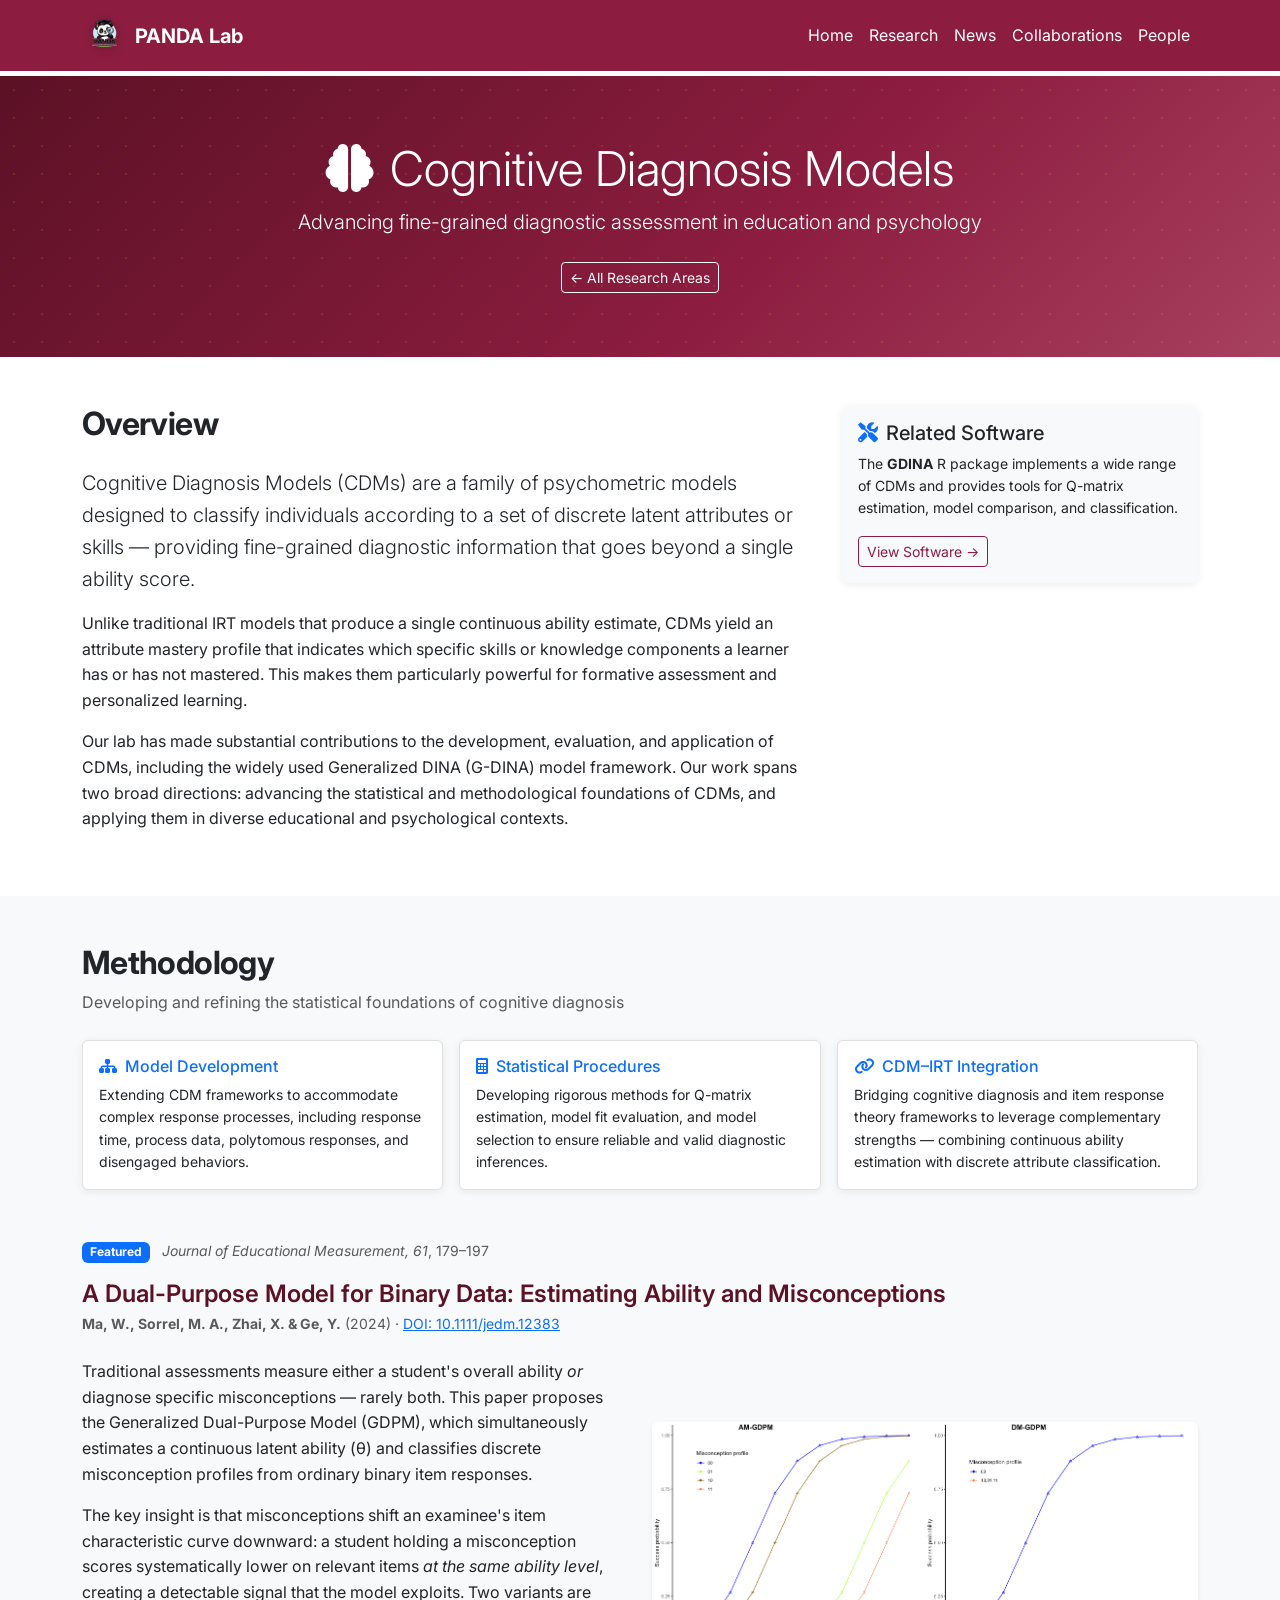
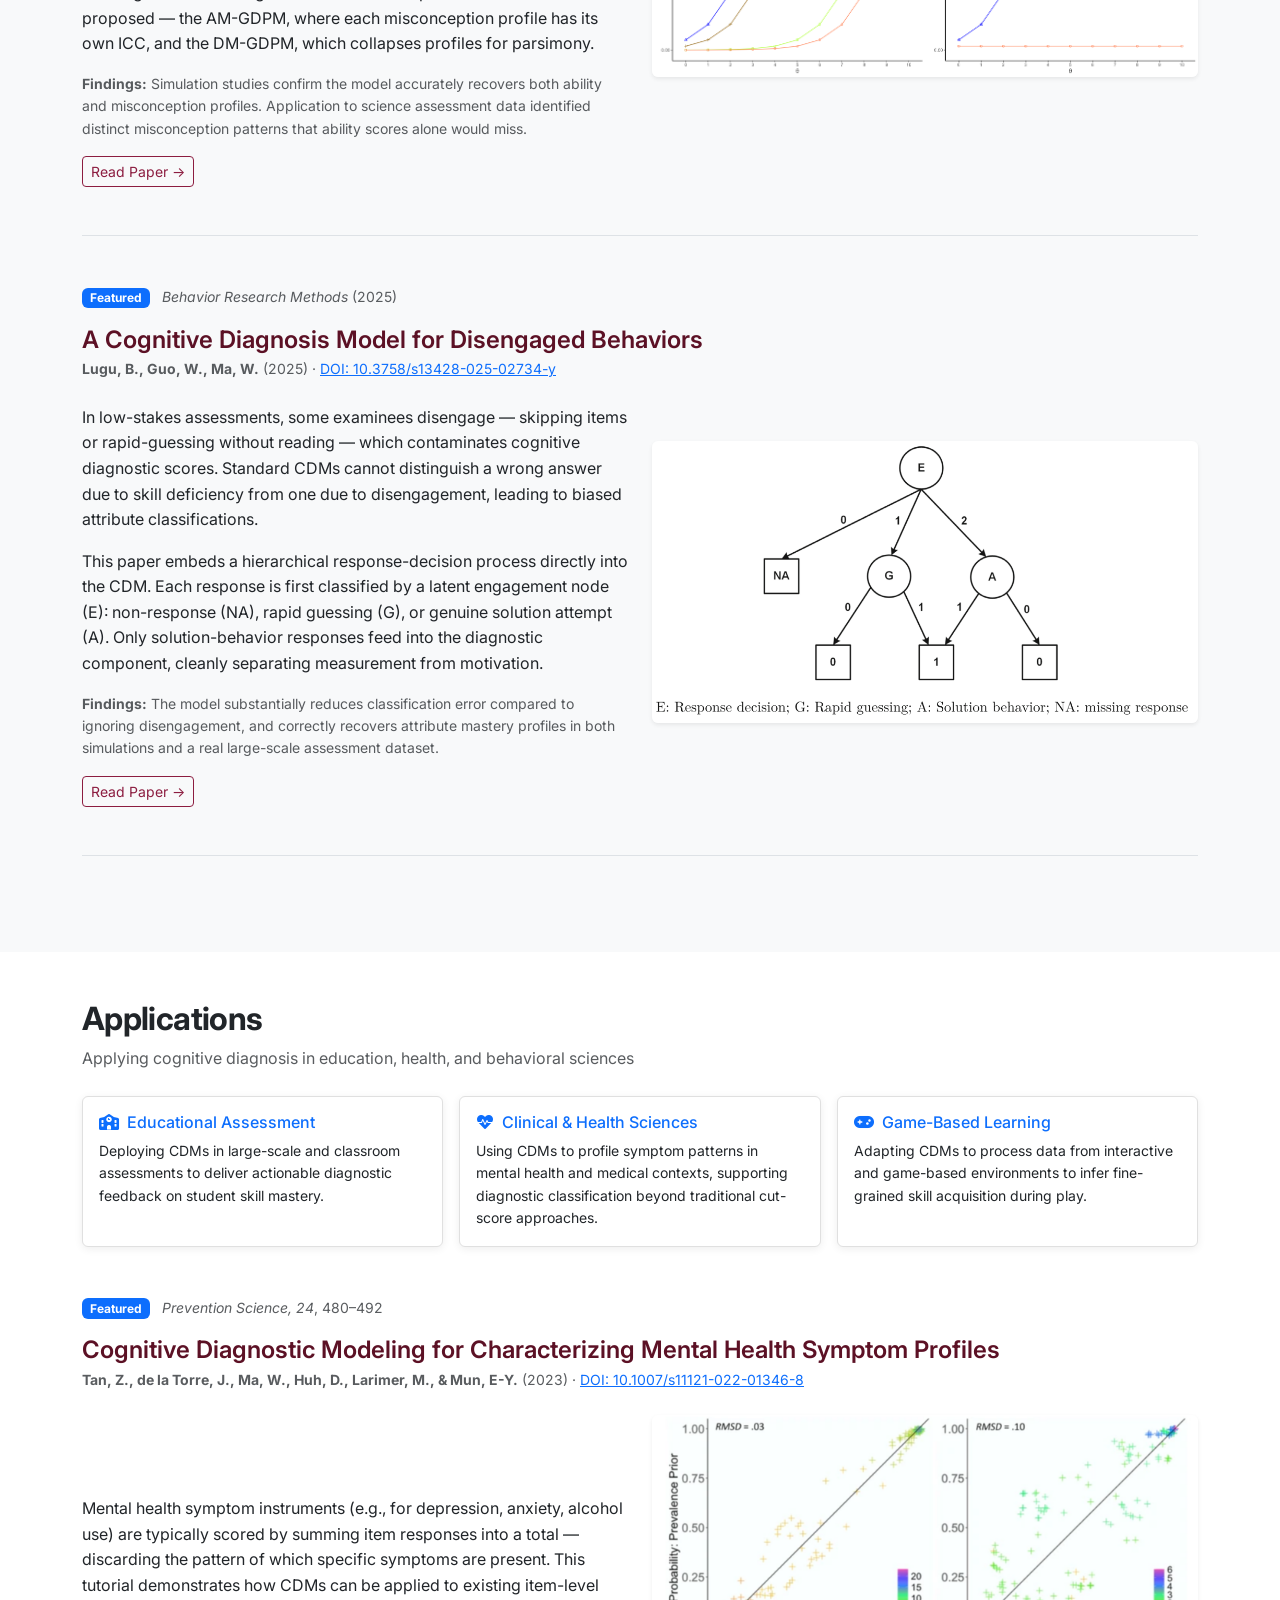
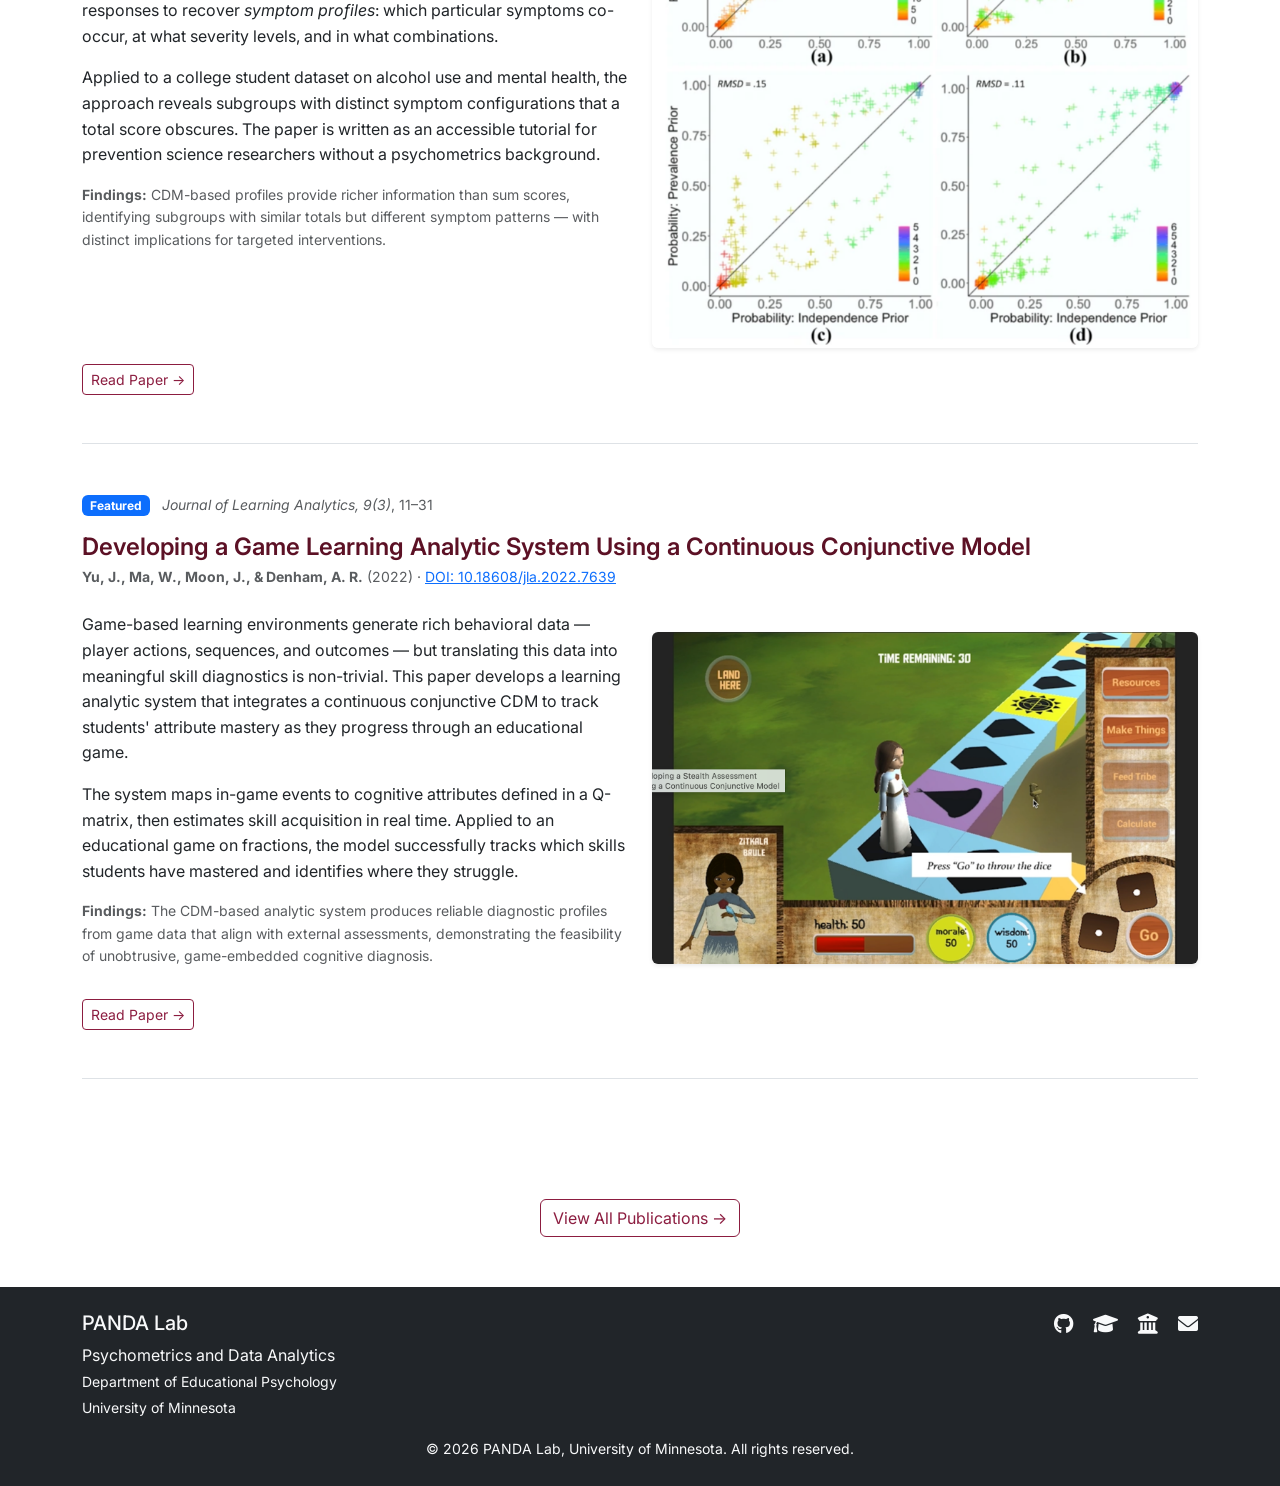
<file: research/cognitive-diagnosis.html>
<!DOCTYPE html>
<html lang="en">
<head>
    <meta charset="UTF-8">
    <meta name="viewport" content="width=device-width, initial-scale=1.0">
    <meta name="description" content="PANDA Lab - Cognitive Diagnosis Models Research">
    <title>Cognitive Diagnosis Models | PANDA Lab</title>
    <link rel="icon" href="../assets/images/panda-logo.png">
    <link href="https://cdn.jsdelivr.net/npm/bootstrap@5.3.0/dist/css/bootstrap.min.css" rel="stylesheet">
    <link rel="stylesheet" href="../assets/css/style.css">
    <link rel="stylesheet" href="https://cdnjs.cloudflare.com/ajax/libs/font-awesome/6.0.0/css/all.min.css">
</head>
<body>
    <!-- Navigation -->
    <nav class="navbar navbar-expand-lg navbar-dark bg-primary fixed-top">
        <div class="container">
            <a class="navbar-brand d-flex align-items-center" href="../index.html">
                <img src="../assets/images/panda-logo.png" alt="PANDA Lab Logo" height="45" class="me-2">
                <strong>PANDA Lab</strong>
            </a>
            <button class="navbar-toggler" type="button" data-bs-toggle="collapse" data-bs-target="#navbarNav">
                <span class="navbar-toggler-icon"></span>
            </button>
            <div class="collapse navbar-collapse" id="navbarNav">
                <ul class="navbar-nav ms-auto">
                    <li class="nav-item"><a class="nav-link" href="../index.html">Home</a></li>
                    <li class="nav-item"><a class="nav-link" href="../research.html">Research</a></li>
                    <li class="nav-item"><a class="nav-link" href="../news.html">News</a></li>
                    <li class="nav-item"><a class="nav-link" href="../collaborations.html">Collaborations</a></li>
                    <li class="nav-item"><a class="nav-link" href="../people.html">People</a></li>
                </ul>
            </div>
        </div>
    </nav>

    <!-- Page Header -->
    <section class="hero-section" style="padding: 40px 0;">
        <div class="container">
            <div class="text-center py-4">
                <h1 class="display-5 mb-2"><i class="fas fa-brain me-3"></i>Cognitive Diagnosis Models</h1>
                <p class="lead">Advancing fine-grained diagnostic assessment in education and psychology</p>
                <a href="../research.html" class="btn btn-outline-light btn-sm mt-2">&larr; All Research Areas</a>
            </div>
        </div>
    </section>

    <!-- Overview -->
    <section class="py-5">
        <div class="container">
            <div class="row">
                <div class="col-lg-8">
                    <h2 class="mb-4">Overview</h2>
                    <p class="lead">Cognitive Diagnosis Models (CDMs) are a family of psychometric models designed to classify individuals according to a set of discrete latent attributes or skills — providing fine-grained diagnostic information that goes beyond a single ability score.</p>
                    <p>Unlike traditional IRT models that produce a single continuous ability estimate, CDMs yield an attribute mastery profile that indicates which specific skills or knowledge components a learner has or has not mastered. This makes them particularly powerful for formative assessment and personalized learning.</p>
                    <p>Our lab has made substantial contributions to the development, evaluation, and application of CDMs, including the widely used Generalized DINA (G-DINA) model framework. Our work spans two broad directions: advancing the statistical and methodological foundations of CDMs, and applying them in diverse educational and psychological contexts.</p>
                </div>
                <div class="col-lg-4">
                    <div class="card bg-light border-0 mb-4">
                        <div class="card-body">
                            <h5 class="card-title"><i class="fas fa-tools me-2 text-primary"></i>Related Software</h5>
                            <p class="card-text small">The <strong>GDINA</strong> R package implements a wide range of CDMs and provides tools for Q-matrix estimation, model comparison, and classification.</p>
                            <a href="software.html" class="btn btn-outline-primary btn-sm">View Software &rarr;</a>
                        </div>
                    </div>
                </div>
            </div>
        </div>
    </section>

    <!-- Methodology Section -->
    <section class="py-5 bg-light">
        <div class="container">
            <h2 class="mb-2">Methodology</h2>
            <p class="text-muted mb-4">Developing and refining the statistical foundations of cognitive diagnosis</p>

            <div class="row g-3 mb-5">
                <div class="col-md-4">
                    <div class="card h-100 bg-white">
                        <div class="card-body">
                            <h6 class="card-title text-primary"><i class="fas fa-sitemap me-2"></i>Model Development</h6>
                            <p class="card-text small">Extending CDM frameworks to accommodate complex response processes, including response time, process data, polytomous responses, and disengaged behaviors.</p>
                        </div>
                    </div>
                </div>
                <div class="col-md-4">
                    <div class="card h-100 bg-white">
                        <div class="card-body">
                            <h6 class="card-title text-primary"><i class="fas fa-calculator me-2"></i>Statistical Procedures</h6>
                            <p class="card-text small">Developing rigorous methods for Q-matrix estimation, model fit evaluation, and model selection to ensure reliable and valid diagnostic inferences.</p>
                        </div>
                    </div>
                </div>
                <div class="col-md-4">
                    <div class="card h-100 bg-white">
                        <div class="card-body">
                            <h6 class="card-title text-primary"><i class="fas fa-link me-2"></i>CDM–IRT Integration</h6>
                            <p class="card-text small">Bridging cognitive diagnosis and item response theory frameworks to leverage complementary strengths — combining continuous ability estimation with discrete attribute classification.</p>
                        </div>
                    </div>
                </div>
            </div>

            <!-- Methodology Paper 1 -->
            <div class="mb-5 pb-5 border-bottom">
                <div class="mb-3">
                    <span class="badge bg-primary me-2">Featured</span>
                    <span class="text-muted small"><em>Journal of Educational Measurement, 61</em>, 179–197</span>
                </div>
                <h3 class="h4 fw-semibold mb-1" style="color: var(--umn-dark-maroon);">A Dual-Purpose Model for Binary Data: Estimating Ability and Misconceptions</h3>
                <p class="text-muted small mb-4"><strong>Ma, W., Sorrel, M. A., Zhai, X. &amp; Ge, Y.</strong> (2024) &middot; <a href="https://doi.org/10.1111/jedm.12383" target="_blank" rel="noopener">DOI: 10.1111/jedm.12383</a></p>
                <div class="row g-4 align-items-center">
                    <div class="col-lg-6">
                        <p>Traditional assessments measure either a student's overall ability <em>or</em> diagnose specific misconceptions — rarely both. This paper proposes the Generalized Dual-Purpose Model (GDPM), which simultaneously estimates a continuous latent ability (θ) and classifies discrete misconception profiles from ordinary binary item responses.</p>
                        <p>The key insight is that misconceptions shift an examinee's item characteristic curve downward: a student holding a misconception scores systematically lower on relevant items <em>at the same ability level</em>, creating a detectable signal that the model exploits. Two variants are proposed — the AM-GDPM, where each misconception profile has its own ICC, and the DM-GDPM, which collapses profiles for parsimony.</p>
                        <p class="mb-0 text-muted small"><strong>Findings:</strong> Simulation studies confirm the model accurately recovers both ability and misconception profiles. Application to science assessment data identified distinct misconception patterns that ability scores alone would miss.</p>
                    </div>
                    <div class="col-lg-6">
                        <img src="../assets/images/paper/A dual-purpose model for binary data.png" class="img-fluid rounded shadow-sm" alt="Item characteristic curves by misconception profile for the AM-GDPM and DM-GDPM">
                    </div>
                </div>
                <div class="mt-3">
                    <a href="https://doi.org/10.1111/jedm.12383" target="_blank" rel="noopener" class="btn btn-outline-primary btn-sm">Read Paper &rarr;</a>
                </div>
            </div>

            <!-- Methodology Paper 2 -->
            <div class="mb-5 pb-5 border-bottom">
                <div class="mb-3">
                    <span class="badge bg-primary me-2">Featured</span>
                    <span class="text-muted small"><em>Behavior Research Methods</em> (2025)</span>
                </div>
                <h3 class="h4 fw-semibold mb-1" style="color: var(--umn-dark-maroon);">A Cognitive Diagnosis Model for Disengaged Behaviors</h3>
                <p class="text-muted small mb-4"><strong>Lugu, B., Guo, W., Ma, W.</strong> (2025) &middot; <a href="https://doi.org/10.3758/s13428-025-02734-y" target="_blank" rel="noopener">DOI: 10.3758/s13428-025-02734-y</a></p>
                <div class="row g-4 align-items-center">
                    <div class="col-lg-6">
                        <p>In low-stakes assessments, some examinees disengage — skipping items or rapid-guessing without reading — which contaminates cognitive diagnostic scores. Standard CDMs cannot distinguish a wrong answer due to skill deficiency from one due to disengagement, leading to biased attribute classifications.</p>
                        <p>This paper embeds a hierarchical response-decision process directly into the CDM. Each response is first classified by a latent engagement node (E): non-response (NA), rapid guessing (G), or genuine solution attempt (A). Only solution-behavior responses feed into the diagnostic component, cleanly separating measurement from motivation.</p>
                        <p class="mb-0 text-muted small"><strong>Findings:</strong> The model substantially reduces classification error compared to ignoring disengagement, and correctly recovers attribute mastery profiles in both simulations and a real large-scale assessment dataset.</p>
                    </div>
                    <div class="col-lg-6">
                        <img src="../assets/images/paper/A cognitive diagnosis model for disengaged behaviors.png" class="img-fluid rounded shadow-sm" alt="Hierarchical response decision tree for the disengaged behavior CDM">
                    </div>
                </div>
                <div class="mt-3">
                    <a href="https://doi.org/10.3758/s13428-025-02734-y" target="_blank" rel="noopener" class="btn btn-outline-primary btn-sm">Read Paper &rarr;</a>
                </div>
            </div>


        </div>
    </section>

    <!-- Applications Section -->
    <section class="py-5">
        <div class="container">
            <h2 class="mb-2">Applications</h2>
            <p class="text-muted mb-4">Applying cognitive diagnosis in education, health, and behavioral sciences</p>

            <div class="row g-3 mb-5">
                <div class="col-md-4">
                    <div class="card h-100">
                        <div class="card-body">
                            <h6 class="card-title text-primary"><i class="fas fa-school me-2"></i>Educational Assessment</h6>
                            <p class="card-text small">Deploying CDMs in large-scale and classroom assessments to deliver actionable diagnostic feedback on student skill mastery.</p>
                        </div>
                    </div>
                </div>
                <div class="col-md-4">
                    <div class="card h-100">
                        <div class="card-body">
                            <h6 class="card-title text-primary"><i class="fas fa-heartbeat me-2"></i>Clinical &amp; Health Sciences</h6>
                            <p class="card-text small">Using CDMs to profile symptom patterns in mental health and medical contexts, supporting diagnostic classification beyond traditional cut-score approaches.</p>
                        </div>
                    </div>
                </div>
                <div class="col-md-4">
                    <div class="card h-100">
                        <div class="card-body">
                            <h6 class="card-title text-primary"><i class="fas fa-gamepad me-2"></i>Game-Based Learning</h6>
                            <p class="card-text small">Adapting CDMs to process data from interactive and game-based environments to infer fine-grained skill acquisition during play.</p>
                        </div>
                    </div>
                </div>
            </div>

            <!-- Application Paper 1 -->
            <div class="mb-5 pb-5 border-bottom">
                <div class="mb-3">
                    <span class="badge bg-primary me-2">Featured</span>
                    <span class="text-muted small"><em>Prevention Science, 24</em>, 480–492</span>
                </div>
                <h3 class="h4 fw-semibold mb-1" style="color: var(--umn-dark-maroon);">Cognitive Diagnostic Modeling for Characterizing Mental Health Symptom Profiles</h3>
                <p class="text-muted small mb-4"><strong>Tan, Z., de la Torre, J., Ma, W., Huh, D., Larimer, M., &amp; Mun, E-Y.</strong> (2023) &middot; <a href="https://doi.org/10.1007/s11121-022-01346-8" target="_blank" rel="noopener">DOI: 10.1007/s11121-022-01346-8</a></p>
                <div class="row g-4 align-items-center">
                    <div class="col-lg-6">
                        <p>Mental health symptom instruments (e.g., for depression, anxiety, alcohol use) are typically scored by summing item responses into a total — discarding the pattern of which specific symptoms are present. This tutorial demonstrates how CDMs can be applied to existing item-level responses to recover <em>symptom profiles</em>: which particular symptoms co-occur, at what severity levels, and in what combinations.</p>
                        <p>Applied to a college student dataset on alcohol use and mental health, the approach reveals subgroups with distinct symptom configurations that a total score obscures. The paper is written as an accessible tutorial for prevention science researchers without a psychometrics background.</p>
                        <p class="text-muted small"><strong>Findings:</strong> CDM-based profiles provide richer information than sum scores, identifying subgroups with similar totals but different symptom patterns — with distinct implications for targeted interventions.</p>
                    </div>
                    <div class="col-lg-6">
                        <img src="../assets/images/paper/Cognitive Diagnostic Modeling for Characterizing Mental Health Symptom Profiles.png" class="img-fluid rounded shadow-sm" alt="CDM symptom profile visualization for mental health data">
                    </div>
                </div>
                <div class="mt-3">
                    <a href="https://doi.org/10.1007/s11121-022-01346-8" target="_blank" rel="noopener" class="btn btn-outline-primary btn-sm">Read Paper &rarr;</a>
                </div>
            </div>

            <!-- Application Paper 2 -->
            <div class="mb-5 pb-5 border-bottom">
                <div class="mb-3">
                    <span class="badge bg-primary me-2">Featured</span>
                    <span class="text-muted small"><em>Journal of Learning Analytics, 9(3)</em>, 11–31</span>
                </div>
                <h3 class="h4 fw-semibold mb-1" style="color: var(--umn-dark-maroon);">Developing a Game Learning Analytic System Using a Continuous Conjunctive Model</h3>
                <p class="text-muted small mb-4"><strong>Yu, J., Ma, W., Moon, J., &amp; Denham, A. R.</strong> (2022) &middot; <a href="https://doi.org/10.18608/jla.2022.7639" target="_blank" rel="noopener">DOI: 10.18608/jla.2022.7639</a></p>
                <div class="row g-4 align-items-center">
                    <div class="col-lg-6">
                        <p>Game-based learning environments generate rich behavioral data — player actions, sequences, and outcomes — but translating this data into meaningful skill diagnostics is non-trivial. This paper develops a learning analytic system that integrates a continuous conjunctive CDM to track students' attribute mastery as they progress through an educational game.</p>
                        <p>The system maps in-game events to cognitive attributes defined in a Q-matrix, then estimates skill acquisition in real time. Applied to an educational game on fractions, the model successfully tracks which skills students have mastered and identifies where they struggle.</p>
                        <p class="text-muted small"><strong>Findings:</strong> The CDM-based analytic system produces reliable diagnostic profiles from game data that align with external assessments, demonstrating the feasibility of unobtrusive, game-embedded cognitive diagnosis.</p>
                    </div>
                    <div class="col-lg-6">
                        <img src="../assets/images/paper/Developing a Stealth Assessment System Using a Continuous Conjunctive Model.png" class="img-fluid rounded shadow-sm" alt="Screenshot from the stealth assessment game analytic system">
                    </div>
                </div>
                <div class="mt-3">
                    <a href="https://doi.org/10.18608/jla.2022.7639" target="_blank" rel="noopener" class="btn btn-outline-primary btn-sm">Read Paper &rarr;</a>
                </div>
            </div>


        </div>
    </section>

    <div class="text-center mt-4">
        <a href="https://scholar.google.com/citations?hl=en&user=0Bcr-vIAAAAJ&view_op=list_works&sortby=pubdate" target="_blank" rel="noopener" class="btn btn-outline-primary">View All Publications &rarr;</a>
    </div>

    <!-- Footer -->
    <footer class="bg-dark text-light py-4">
        <div class="container">
            <div class="row">
                <div class="col-md-6">
                    <h5>PANDA Lab</h5>
                    <p class="mb-0">Psychometrics and Data Analytics</p>
                    <p class="mb-0"><small>Department of Educational Psychology<br>University of Minnesota</small></p>
                </div>
                <div class="col-md-6 text-md-end">
                    <a href="https://github.com/xpsychometrics" target="_blank" rel="noopener" class="text-light me-3" title="Lab GitHub"><i class="fab fa-github fa-lg"></i></a>
                    <a href="https://scholar.google.com/citations?hl=en&user=0Bcr-vIAAAAJ&view_op=list_works&sortby=pubdate" target="_blank" rel="noopener" class="text-light me-3" title="Google Scholar"><i class="fas fa-graduation-cap fa-lg"></i></a>
                    <a href="https://edpsych.umn.edu/wenchao-ma" target="_blank" rel="noopener" class="text-light me-3" title="Faculty Page"><i class="fas fa-university fa-lg"></i></a>
                    <a href="mailto:wma@umn.edu" class="text-light" title="Email"><i class="fas fa-envelope fa-lg"></i></a>
                </div>
            </div>
            <div class="text-center mt-3">
                <p class="mb-0"><small>&copy; 2026 PANDA Lab, University of Minnesota. All rights reserved.</small></p>
            </div>
        </div>
    </footer>

    <script src="https://cdn.jsdelivr.net/npm/bootstrap@5.3.0/dist/js/bootstrap.bundle.min.js"></script>
    <script src="../assets/js/main.js"></script>
</body>
</html>
</file>
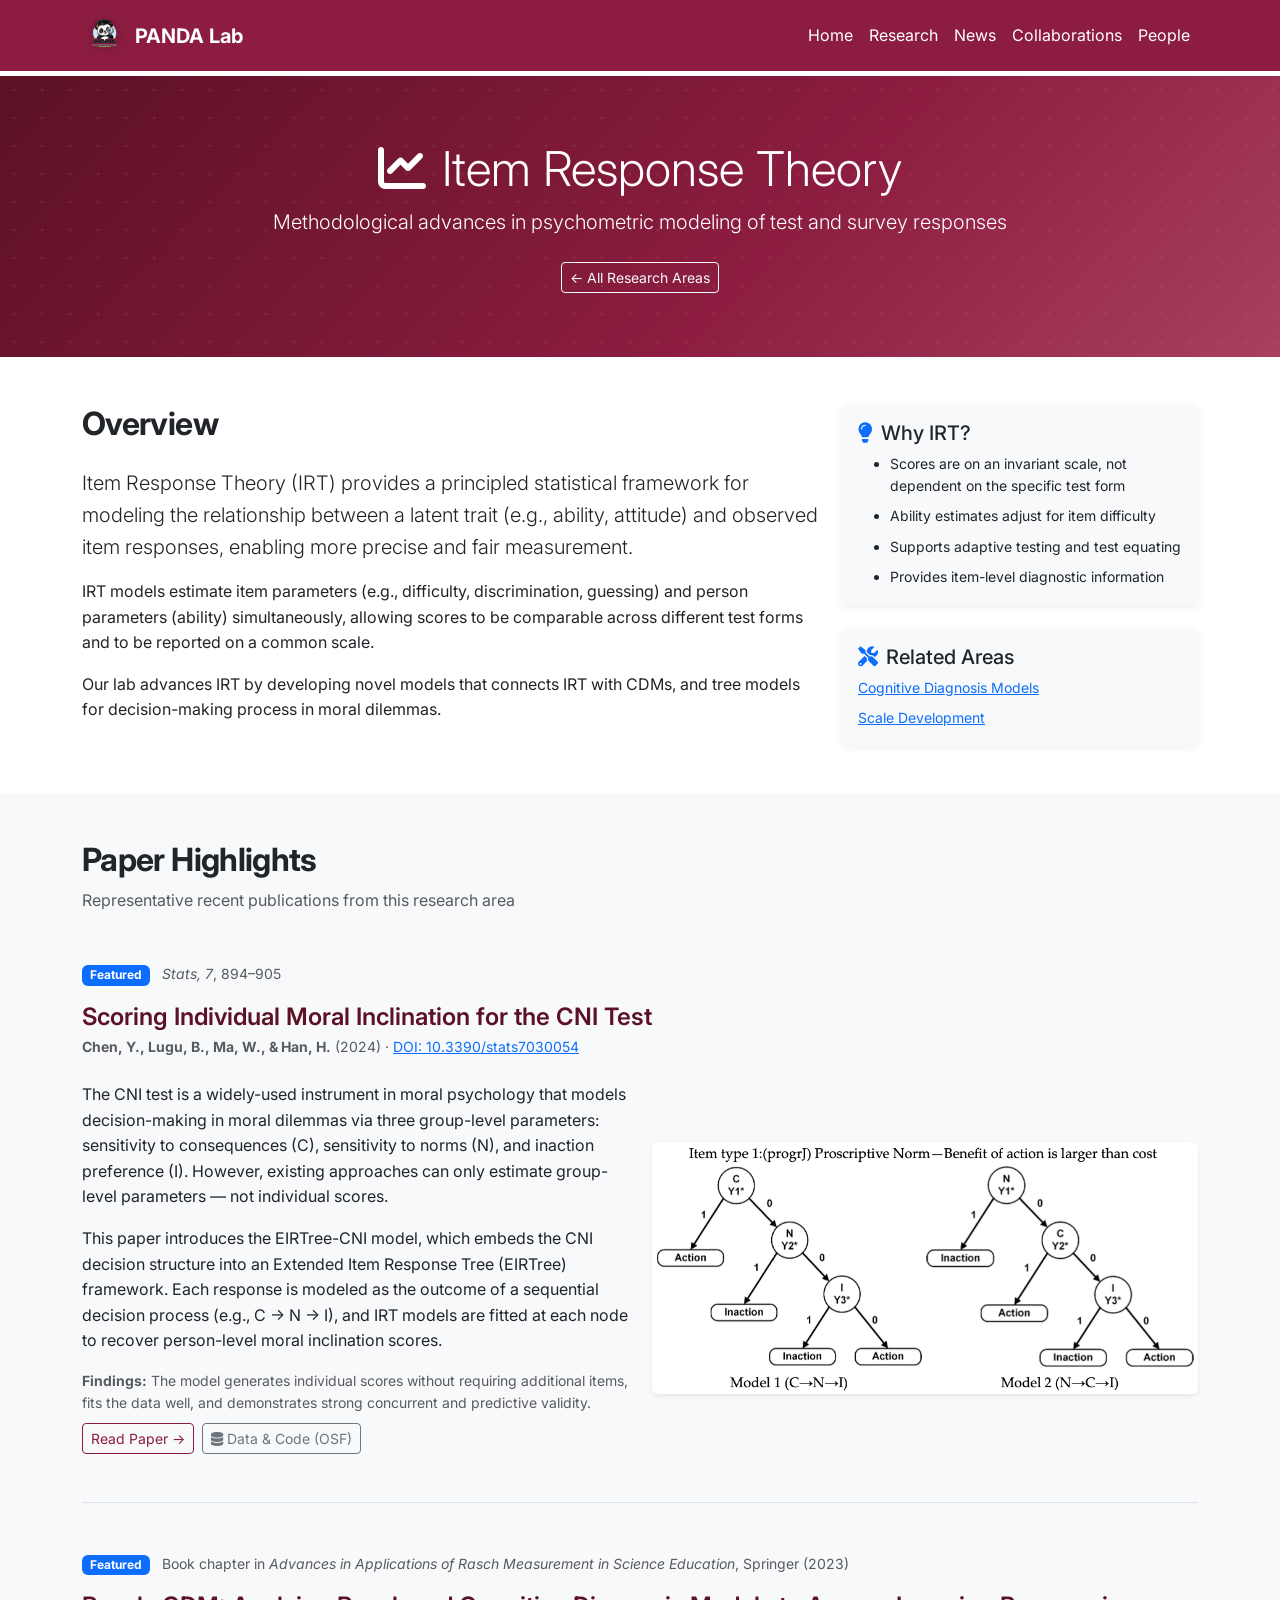
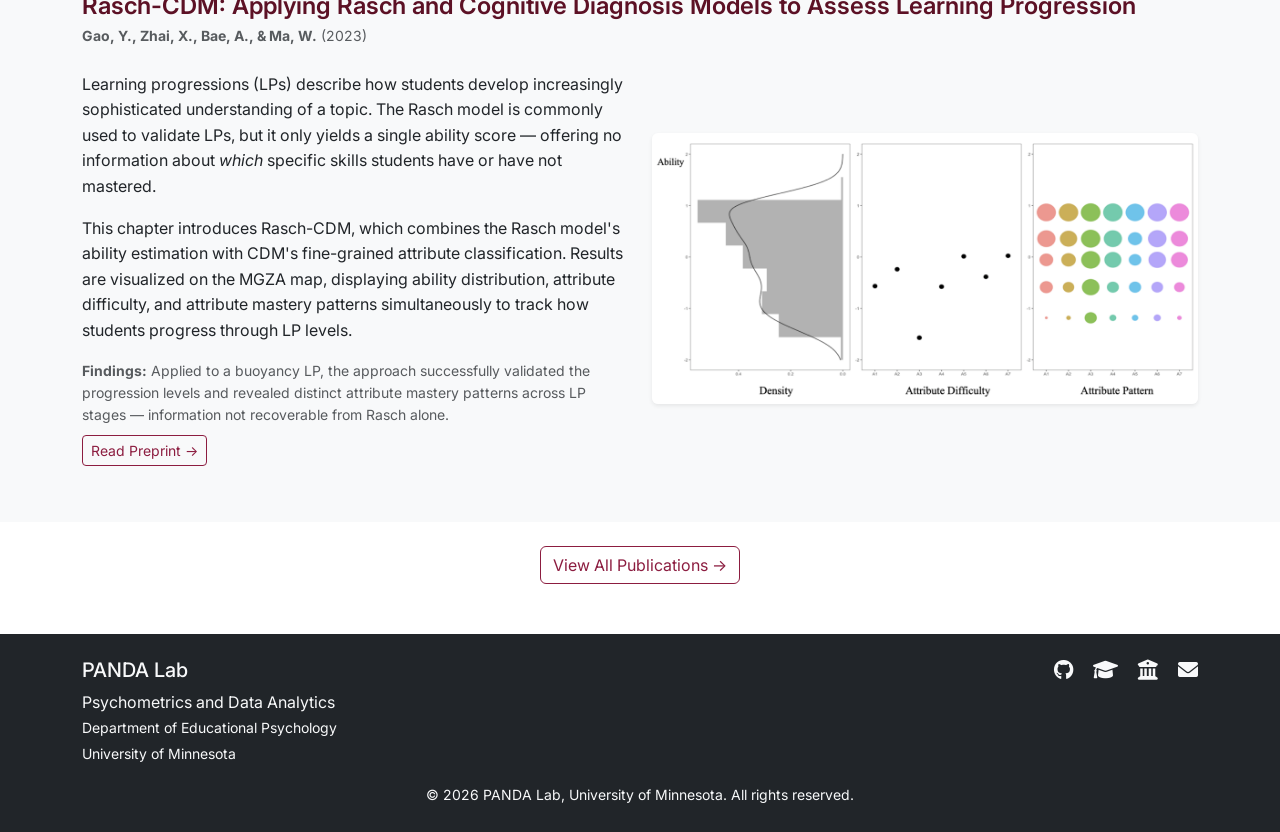
<file: research/irt.html>
<!DOCTYPE html>
<html lang="en">
<head>
    <meta charset="UTF-8">
    <meta name="viewport" content="width=device-width, initial-scale=1.0">
    <meta name="description" content="PANDA Lab - Item Response Theory Research">
    <title>Item Response Theory | PANDA Lab</title>
    <link rel="icon" href="../assets/images/panda-logo.png">
    <link href="https://cdn.jsdelivr.net/npm/bootstrap@5.3.0/dist/css/bootstrap.min.css" rel="stylesheet">
    <link rel="stylesheet" href="../assets/css/style.css">
    <link rel="stylesheet" href="https://cdnjs.cloudflare.com/ajax/libs/font-awesome/6.0.0/css/all.min.css">
</head>
<body>
    <!-- Navigation -->
    <nav class="navbar navbar-expand-lg navbar-dark bg-primary fixed-top">
        <div class="container">
            <a class="navbar-brand d-flex align-items-center" href="../index.html">
                <img src="../assets/images/panda-logo.png" alt="PANDA Lab Logo" height="45" class="me-2">
                <strong>PANDA Lab</strong>
            </a>
            <button class="navbar-toggler" type="button" data-bs-toggle="collapse" data-bs-target="#navbarNav">
                <span class="navbar-toggler-icon"></span>
            </button>
            <div class="collapse navbar-collapse" id="navbarNav">
                <ul class="navbar-nav ms-auto">
                    <li class="nav-item"><a class="nav-link" href="../index.html">Home</a></li>
                    <li class="nav-item"><a class="nav-link" href="../research.html">Research</a></li>
                    <li class="nav-item"><a class="nav-link" href="../news.html">News</a></li>
                    <li class="nav-item"><a class="nav-link" href="../collaborations.html">Collaborations</a></li>
                    <li class="nav-item"><a class="nav-link" href="../people.html">People</a></li>
                </ul>
            </div>
        </div>
    </nav>

    <!-- Page Header -->
    <section class="hero-section" style="padding: 40px 0;">
        <div class="container">
            <div class="text-center py-4">
                <h1 class="display-5 mb-2"><i class="fas fa-chart-line me-3"></i>Item Response Theory</h1>
                <p class="lead">Methodological advances in psychometric modeling of test and survey responses</p>
                <a href="../research.html" class="btn btn-outline-light btn-sm mt-2">&larr; All Research Areas</a>
            </div>
        </div>
    </section>

    <!-- Overview -->
    <section class="py-5">
        <div class="container">
            <div class="row">
                <div class="col-lg-8">
                    <h2 class="mb-4">Overview</h2>
                    <p class="lead">Item Response Theory (IRT) provides a principled statistical framework for modeling the relationship between a latent trait (e.g., ability, attitude) and observed item responses, enabling more precise and fair measurement.</p>
                    <p>IRT models estimate item parameters (e.g., difficulty, discrimination, guessing) and person parameters (ability) simultaneously, allowing scores to be comparable across different test forms and to be reported on a common scale.</p>
                    <p>Our lab advances IRT by developing novel models that connects IRT with CDMs, and tree models for decision-making process in moral dilemmas.</p>
                </div>
                <div class="col-lg-4">
                    <div class="card bg-light border-0 mb-4">
                        <div class="card-body">
                            <h5 class="card-title"><i class="fas fa-lightbulb me-2 text-primary"></i>Why IRT?</h5>
                            <ul class="small mb-0">
                                <li class="mb-2">Scores are on an invariant scale, not dependent on the specific test form</li>
                                <li class="mb-2">Ability estimates adjust for item difficulty</li>
                                <li class="mb-2">Supports adaptive testing and test equating</li>
                                <li>Provides item-level diagnostic information</li>
                            </ul>
                        </div>
                    </div>
                    <div class="card bg-light border-0">
                        <div class="card-body">
                            <h5 class="card-title"><i class="fas fa-tools me-2 text-primary"></i>Related Areas</h5>
                            <ul class="list-unstyled small mb-0">
                                <li class="mb-2"><a href="cognitive-diagnosis.html">Cognitive Diagnosis Models</a></li>
                                <li><a href="scale-development.html">Scale Development</a></li>
                            </ul>
                        </div>
                    </div>
                </div>
            </div>
        </div>
    </section>

    <!-- Paper Highlights -->
    <section class="py-5 bg-light">
        <div class="container">
            <h2 class="mb-2">Paper Highlights</h2>
            <p class="text-muted mb-5">Representative recent publications from this research area</p>

            <!-- Paper 1 -->
            <div class="mb-5 pb-5 border-bottom">
                <div class="mb-3">
                    <span class="badge bg-primary me-2">Featured</span>
                    <span class="text-muted small"><em>Stats, 7</em>, 894–905</span>
                </div>
                <h3 class="h4 fw-semibold mb-1" style="color: var(--umn-dark-maroon);">Scoring Individual Moral Inclination for the CNI Test</h3>
                <p class="text-muted small mb-4"><strong>Chen, Y., Lugu, B., Ma, W., & Han, H.</strong> (2024) &middot; <a href="https://doi.org/10.3390/stats7030054" target="_blank" rel="noopener">DOI: 10.3390/stats7030054</a></p>
                <div class="row g-4 align-items-center">
                    <div class="col-lg-6">
                        <p>The CNI test is a widely-used instrument in moral psychology that models decision-making in moral dilemmas via three group-level parameters: sensitivity to consequences (C), sensitivity to norms (N), and inaction preference (I). However, existing approaches can only estimate group-level parameters — not individual scores.</p>
                        <p>This paper introduces the EIRTree-CNI model, which embeds the CNI decision structure into an Extended Item Response Tree (EIRTree) framework. Each response is modeled as the outcome of a sequential decision process (e.g., C → N → I), and IRT models are fitted at each node to recover person-level moral inclination scores.</p>
                        <p class="mb-2 text-muted small"><strong>Findings:</strong> The model generates individual scores without requiring additional items, fits the data well, and demonstrates strong concurrent and predictive validity.</p>
                        <div class="d-flex gap-2 flex-wrap">
                            <a href="https://doi.org/10.3390/stats7030054" target="_blank" rel="noopener" class="btn btn-outline-primary btn-sm">Read Paper &rarr;</a>
                            <a href="https://osf.io/ndf4w/" target="_blank" rel="noopener" class="btn btn-outline-secondary btn-sm"><i class="fas fa-database me-1"></i>Data &amp; Code (OSF)</a>
                        </div>
                    </div>
                    <div class="col-lg-6">
                        <img src="../assets/images/paper/Scoring Individual Moral Inclination for the CNI Test.png" class="img-fluid rounded shadow-sm" alt="Decision tree models for the EIRTree-CNI approach">
                    </div>
                </div>
            </div>

            <!-- Paper 2 -->
            <div class="mb-2">
                <div class="mb-3">
                    <span class="badge bg-primary me-2">Featured</span>
                    <span class="text-muted small">Book chapter in <em>Advances in Applications of Rasch Measurement in Science Education</em>, Springer (2023)</span>
                </div>
                <h3 class="h4 fw-semibold mb-1" style="color: var(--umn-dark-maroon);">Rasch-CDM: Applying Rasch and Cognitive Diagnosis Models to Assess Learning Progression</h3>
                <p class="text-muted small mb-4"><strong>Gao, Y., Zhai, X., Bae, A., & Ma, W.</strong> (2023)</p>
                <div class="row g-4 align-items-center">
                    <div class="col-lg-6">
                        <p>Learning progressions (LPs) describe how students develop increasingly sophisticated understanding of a topic. The Rasch model is commonly used to validate LPs, but it only yields a single ability score — offering no information about <em>which</em> specific skills students have or have not mastered.</p>
                        <p>This chapter introduces Rasch-CDM, which combines the Rasch model's ability estimation with CDM's fine-grained attribute classification. Results are visualized on the MGZA map, displaying ability distribution, attribute difficulty, and attribute mastery patterns simultaneously to track how students progress through LP levels.</p>
                        <p class="mb-2 text-muted small"><strong>Findings:</strong> Applied to a buoyancy LP, the approach successfully validated the progression levels and revealed distinct attribute mastery patterns across LP stages — information not recoverable from Rasch alone.</p>
                        <a href="https://www.researchgate.net/publication/367087492" target="_blank" rel="noopener" class="btn btn-outline-primary btn-sm">Read Preprint &rarr;</a>
                    </div>
                    <div class="col-lg-6">
                        <img src="../assets/images/paper/Rasch-CDM.png" class="img-fluid rounded shadow-sm" alt="MGZA visualization showing ability density, attribute difficulty, and attribute mastery patterns">
                    </div>
                </div>
            </div>

        </div>
    </section>

    <div class="text-center mt-4">
        <a href="https://scholar.google.com/citations?hl=en&user=0Bcr-vIAAAAJ&view_op=list_works&sortby=pubdate" target="_blank" rel="noopener" class="btn btn-outline-primary">View All Publications &rarr;</a>
    </div>

    <!-- Footer -->
    <footer class="bg-dark text-light py-4">
        <div class="container">
            <div class="row">
                <div class="col-md-6">
                    <h5>PANDA Lab</h5>
                    <p class="mb-0">Psychometrics and Data Analytics</p>
                    <p class="mb-0"><small>Department of Educational Psychology<br>University of Minnesota</small></p>
                </div>
                <div class="col-md-6 text-md-end">
                    <a href="https://github.com/xpsychometrics" target="_blank" rel="noopener" class="text-light me-3" title="Lab GitHub"><i class="fab fa-github fa-lg"></i></a>
                    <a href="https://scholar.google.com/citations?hl=en&user=0Bcr-vIAAAAJ&view_op=list_works&sortby=pubdate" target="_blank" rel="noopener" class="text-light me-3" title="Google Scholar"><i class="fas fa-graduation-cap fa-lg"></i></a>
                    <a href="https://edpsych.umn.edu/wenchao-ma" target="_blank" rel="noopener" class="text-light me-3" title="Faculty Page"><i class="fas fa-university fa-lg"></i></a>
                    <a href="mailto:wma@umn.edu" class="text-light" title="Email"><i class="fas fa-envelope fa-lg"></i></a>
                </div>
            </div>
            <div class="text-center mt-3">
                <p class="mb-0"><small>&copy; 2026 PANDA Lab, University of Minnesota. All rights reserved.</small></p>
            </div>
        </div>
    </footer>

    <script src="https://cdn.jsdelivr.net/npm/bootstrap@5.3.0/dist/js/bootstrap.bundle.min.js"></script>
    <script src="../assets/js/main.js"></script>
</body>
</html>
</file>
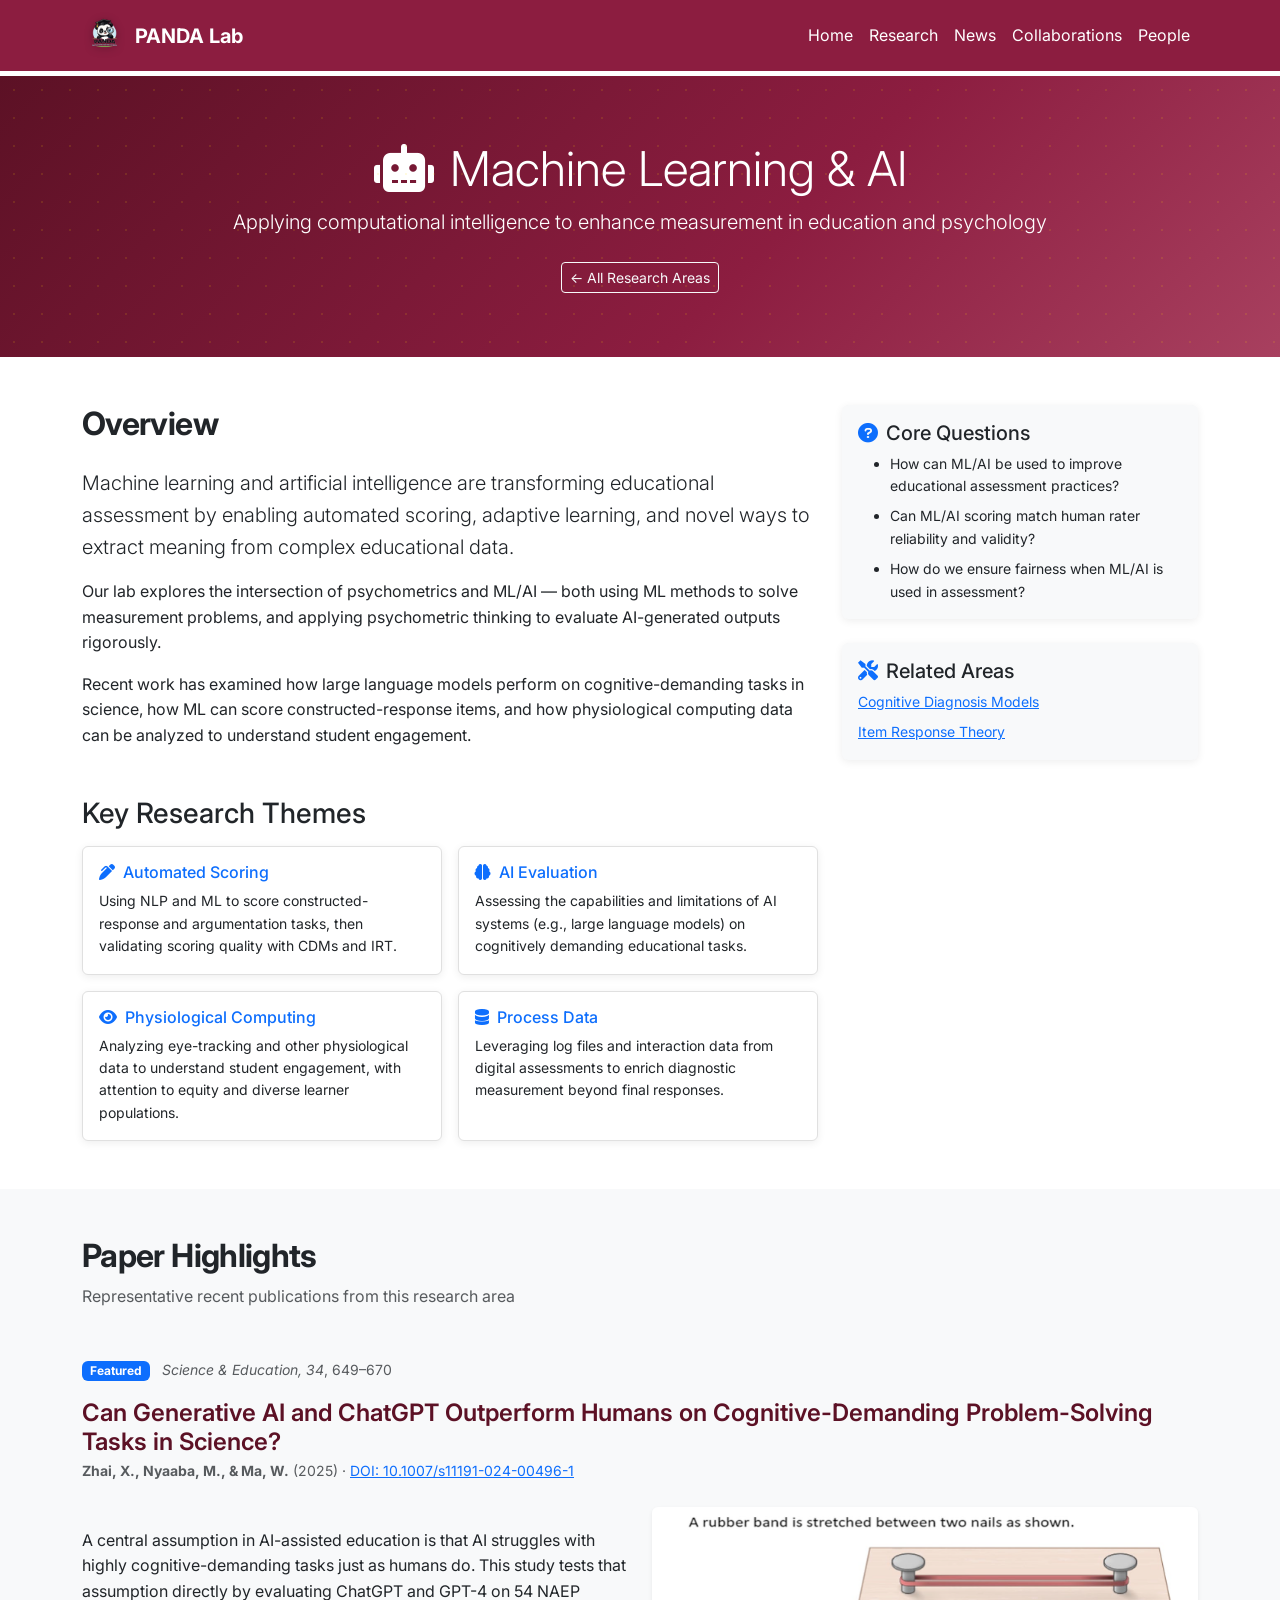
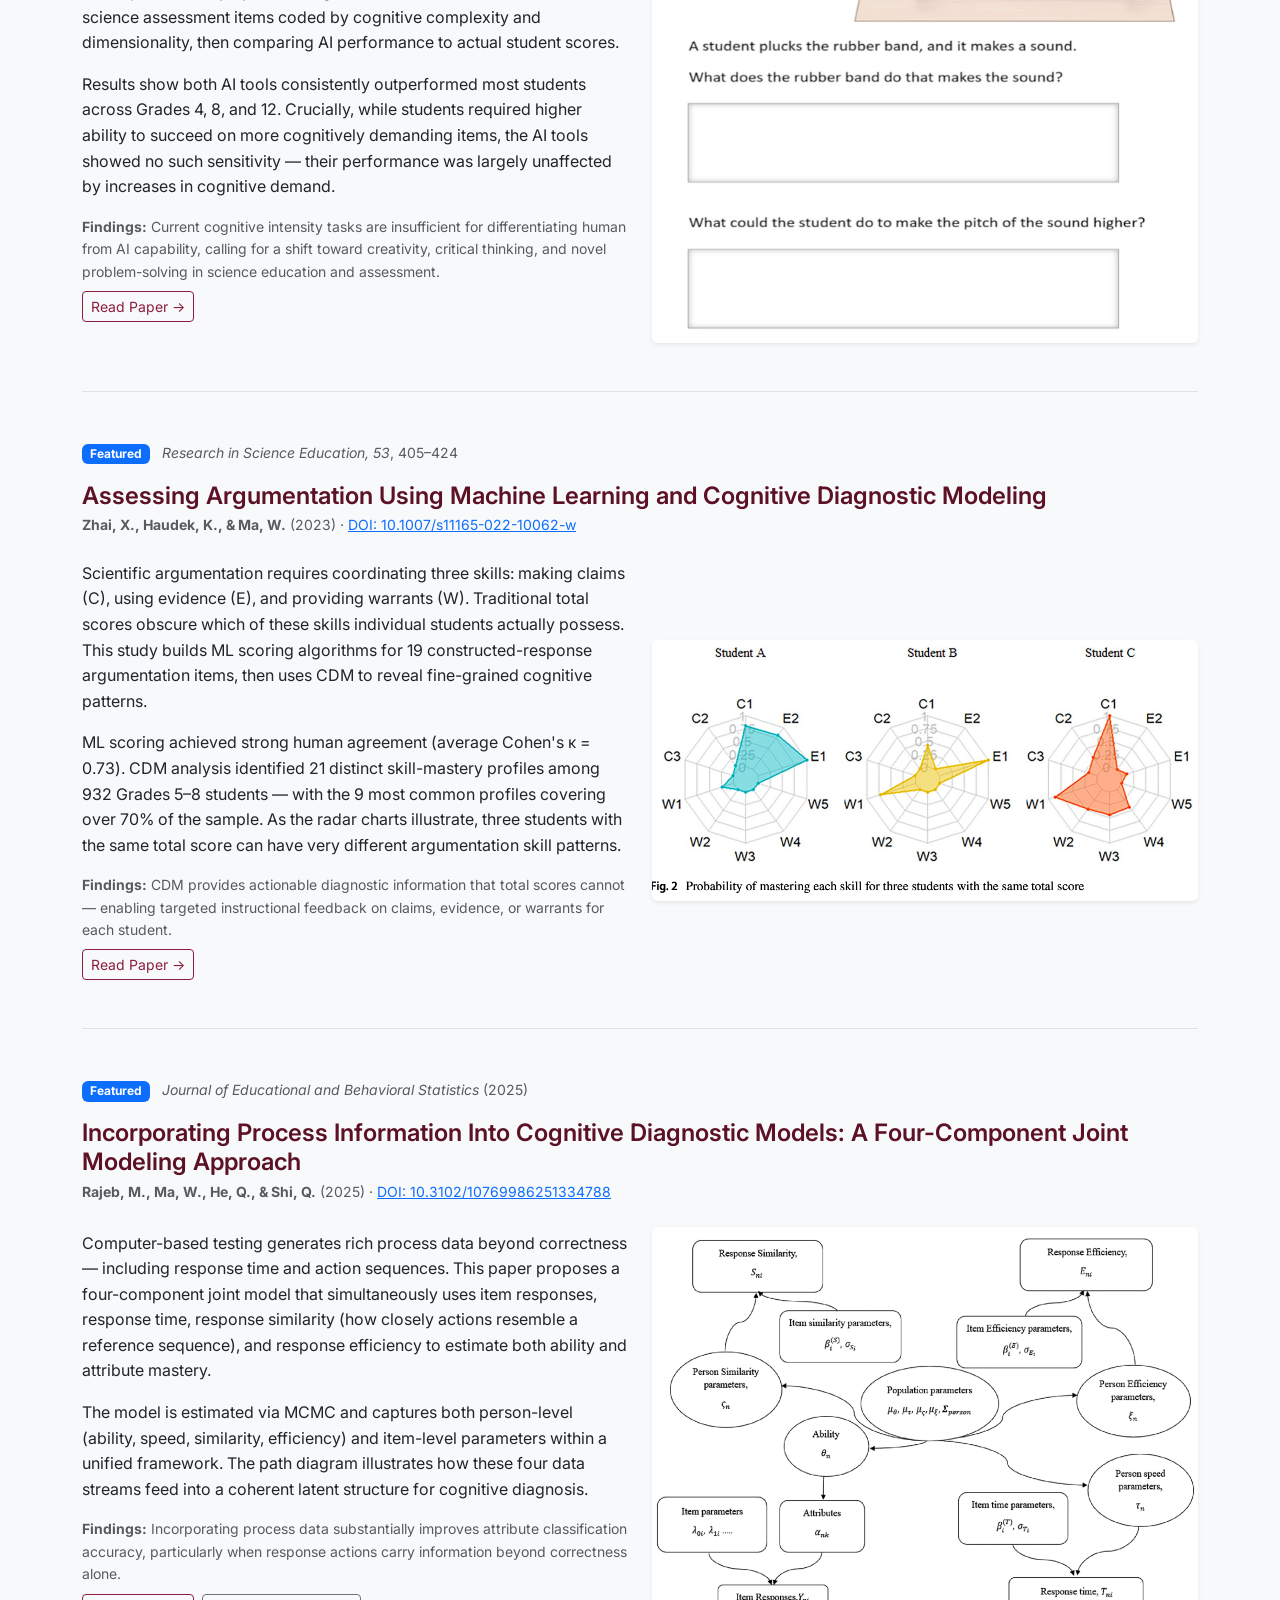
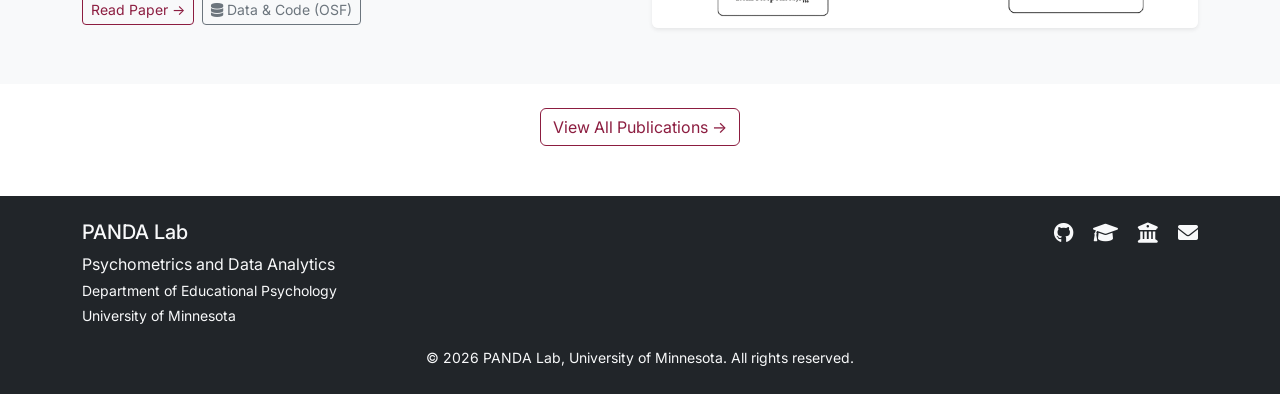
<file: research/machine-learning.html>
<!DOCTYPE html>
<html lang="en">
<head>
    <meta charset="UTF-8">
    <meta name="viewport" content="width=device-width, initial-scale=1.0">
    <meta name="description" content="PANDA Lab - Machine Learning and AI in Measurement Research">
    <title>Machine Learning & AI | PANDA Lab</title>
    <link rel="icon" href="../assets/images/panda-logo.png">
    <link href="https://cdn.jsdelivr.net/npm/bootstrap@5.3.0/dist/css/bootstrap.min.css" rel="stylesheet">
    <link rel="stylesheet" href="../assets/css/style.css">
    <link rel="stylesheet" href="https://cdnjs.cloudflare.com/ajax/libs/font-awesome/6.0.0/css/all.min.css">
</head>
<body>
    <!-- Navigation -->
    <nav class="navbar navbar-expand-lg navbar-dark bg-primary fixed-top">
        <div class="container">
            <a class="navbar-brand d-flex align-items-center" href="../index.html">
                <img src="../assets/images/panda-logo.png" alt="PANDA Lab Logo" height="45" class="me-2">
                <strong>PANDA Lab</strong>
            </a>
            <button class="navbar-toggler" type="button" data-bs-toggle="collapse" data-bs-target="#navbarNav">
                <span class="navbar-toggler-icon"></span>
            </button>
            <div class="collapse navbar-collapse" id="navbarNav">
                <ul class="navbar-nav ms-auto">
                    <li class="nav-item"><a class="nav-link" href="../index.html">Home</a></li>
                    <li class="nav-item"><a class="nav-link" href="../research.html">Research</a></li>
                    <li class="nav-item"><a class="nav-link" href="../news.html">News</a></li>
                    <li class="nav-item"><a class="nav-link" href="../collaborations.html">Collaborations</a></li>
                    <li class="nav-item"><a class="nav-link" href="../people.html">People</a></li>
                </ul>
            </div>
        </div>
    </nav>

    <!-- Page Header -->
    <section class="hero-section" style="padding: 40px 0;">
        <div class="container">
            <div class="text-center py-4">
                <h1 class="display-5 mb-2"><i class="fas fa-robot me-3"></i>Machine Learning & AI</h1>
                <p class="lead">Applying computational intelligence to enhance measurement in education and psychology</p>
                <a href="../research.html" class="btn btn-outline-light btn-sm mt-2">&larr; All Research Areas</a>
            </div>
        </div>
    </section>

    <!-- Overview -->
    <section class="py-5">
        <div class="container">
            <div class="row">
                <div class="col-lg-8">
                    <h2 class="mb-4">Overview</h2>
                    <p class="lead">Machine learning and artificial intelligence are transforming educational assessment by enabling automated scoring, adaptive learning, and novel ways to extract meaning from complex educational data.</p>
                    <p>Our lab explores the intersection of psychometrics and ML/AI — both using ML methods to solve measurement problems, and applying psychometric thinking to evaluate AI-generated outputs rigorously.</p>
                    <p>Recent work has examined how large language models perform on cognitive-demanding tasks in science, how ML can score constructed-response items, and how physiological computing data can be analyzed to understand student engagement.</p>

                    <h3 class="mt-5 mb-3">Key Research Themes</h3>
                    <div class="row g-3">
                        <div class="col-md-6">
                            <div class="card h-100">
                                <div class="card-body">
                                    <h6 class="card-title text-primary"><i class="fas fa-pen-alt me-2"></i>Automated Scoring</h6>
                                    <p class="card-text small">Using NLP and ML to score constructed-response and argumentation tasks, then validating scoring quality with CDMs and IRT.</p>
                                </div>
                            </div>
                        </div>
                        <div class="col-md-6">
                            <div class="card h-100">
                                <div class="card-body">
                                    <h6 class="card-title text-primary"><i class="fas fa-brain me-2"></i>AI Evaluation</h6>
                                    <p class="card-text small">Assessing the capabilities and limitations of AI systems (e.g., large language models) on cognitively demanding educational tasks.</p>
                                </div>
                            </div>
                        </div>
                        <div class="col-md-6">
                            <div class="card h-100">
                                <div class="card-body">
                                    <h6 class="card-title text-primary"><i class="fas fa-eye me-2"></i>Physiological Computing</h6>
                                    <p class="card-text small">Analyzing eye-tracking and other physiological data to understand student engagement, with attention to equity and diverse learner populations.</p>
                                </div>
                            </div>
                        </div>
                        <div class="col-md-6">
                            <div class="card h-100">
                                <div class="card-body">
                                    <h6 class="card-title text-primary"><i class="fas fa-database me-2"></i>Process Data</h6>
                                    <p class="card-text small">Leveraging log files and interaction data from digital assessments to enrich diagnostic measurement beyond final responses.</p>
                                </div>
                            </div>
                        </div>
                    </div>
                </div>
                <div class="col-lg-4">
                    <div class="card bg-light border-0 mb-4">
                        <div class="card-body">
                            <h5 class="card-title"><i class="fas fa-question-circle me-2 text-primary"></i>Core Questions</h5>
                            <ul class="small mb-0">
                                <li class="mb-2">How can ML/AI be used to improve educational assessment practices?</li>
                                <li class="mb-2">Can ML/AI scoring match human rater reliability and validity?</li>
                                <li>How do we ensure fairness when ML/AI is used in assessment?</li>
                            </ul>
                        </div>
                    </div>
                    <div class="card bg-light border-0">
                        <div class="card-body">
                            <h5 class="card-title"><i class="fas fa-tools me-2 text-primary"></i>Related Areas</h5>
                            <ul class="list-unstyled small mb-0">
                                <li class="mb-2"><a href="cognitive-diagnosis.html">Cognitive Diagnosis Models</a></li>
                                <li><a href="irt.html">Item Response Theory</a></li>
                            </ul>
                        </div>
                    </div>
                </div>
            </div>
        </div>
    </section>

    <!-- Paper Highlights -->
    <section class="py-5 bg-light">
        <div class="container">
            <h2 class="mb-2">Paper Highlights</h2>
            <p class="text-muted mb-5">Representative recent publications from this research area</p>

            <!-- Paper 1 -->
            <div class="mb-5 pb-5 border-bottom">
                <div class="mb-3">
                    <span class="badge bg-primary me-2">Featured</span>
                    <span class="text-muted small"><em>Science &amp; Education, 34</em>, 649–670</span>
                </div>
                <h3 class="h4 fw-semibold mb-1" style="color: var(--umn-dark-maroon);">Can Generative AI and ChatGPT Outperform Humans on Cognitive-Demanding Problem-Solving Tasks in Science?</h3>
                <p class="text-muted small mb-4"><strong>Zhai, X., Nyaaba, M., & Ma, W.</strong> (2025) &middot; <a href="https://doi.org/10.1007/s11191-024-00496-1" target="_blank" rel="noopener">DOI: 10.1007/s11191-024-00496-1</a></p>
                <div class="row g-4 align-items-center">
                    <div class="col-lg-6">
                        <p>A central assumption in AI-assisted education is that AI struggles with highly cognitive-demanding tasks just as humans do. This study tests that assumption directly by evaluating ChatGPT and GPT-4 on 54 NAEP science assessment items coded by cognitive complexity and dimensionality, then comparing AI performance to actual student scores.</p>
                        <p>Results show both AI tools consistently outperformed most students across Grades 4, 8, and 12. Crucially, while students required higher ability to succeed on more cognitively demanding items, the AI tools showed no such sensitivity — their performance was largely unaffected by increases in cognitive demand.</p>
                        <p class="mb-2 text-muted small"><strong>Findings:</strong> Current cognitive intensity tasks are insufficient for differentiating human from AI capability, calling for a shift toward creativity, critical thinking, and novel problem-solving in science education and assessment.</p>
                        <a href="https://doi.org/10.1007/s11191-024-00496-1" target="_blank" rel="noopener" class="btn btn-outline-primary btn-sm">Read Paper &rarr;</a>
                    </div>
                    <div class="col-lg-6">
                        <img src="../assets/images/paper/Can Generative AI and ChatGPT Outperform Humans.png" class="img-fluid rounded shadow-sm" alt="Example NAEP science constructed-response item used in the study">
                    </div>
                </div>
            </div>

            <!-- Paper 2 -->
            <div class="mb-5 pb-5 border-bottom">
                <div class="mb-3">
                    <span class="badge bg-primary me-2">Featured</span>
                    <span class="text-muted small"><em>Research in Science Education, 53</em>, 405–424</span>
                </div>
                <h3 class="h4 fw-semibold mb-1" style="color: var(--umn-dark-maroon);">Assessing Argumentation Using Machine Learning and Cognitive Diagnostic Modeling</h3>
                <p class="text-muted small mb-4"><strong>Zhai, X., Haudek, K., & Ma, W.</strong> (2023) &middot; <a href="https://doi.org/10.1007/s11165-022-10062-w" target="_blank" rel="noopener">DOI: 10.1007/s11165-022-10062-w</a></p>
                <div class="row g-4 align-items-center">
                    <div class="col-lg-6">
                        <p>Scientific argumentation requires coordinating three skills: making claims (C), using evidence (E), and providing warrants (W). Traditional total scores obscure which of these skills individual students actually possess. This study builds ML scoring algorithms for 19 constructed-response argumentation items, then uses CDM to reveal fine-grained cognitive patterns.</p>
                        <p>ML scoring achieved strong human agreement (average Cohen's κ = 0.73). CDM analysis identified 21 distinct skill-mastery profiles among 932 Grades 5–8 students — with the 9 most common profiles covering over 70% of the sample. As the radar charts illustrate, three students with the same total score can have very different argumentation skill patterns.</p>
                        <p class="mb-2 text-muted small"><strong>Findings:</strong> CDM provides actionable diagnostic information that total scores cannot — enabling targeted instructional feedback on claims, evidence, or warrants for each student.</p>
                        <a href="https://doi.org/10.1007/s11165-022-10062-w" target="_blank" rel="noopener" class="btn btn-outline-primary btn-sm">Read Paper &rarr;</a>
                    </div>
                    <div class="col-lg-6">
                        <img src="../assets/images/paper/Assessing Argumentation Using Machine Learning.png" class="img-fluid rounded shadow-sm" alt="Radar charts showing argumentation skill profiles for three students with the same total score">
                    </div>
                </div>
            </div>

            <!-- Paper 3 -->
            <div class="mb-2">
                <div class="mb-3">
                    <span class="badge bg-primary me-2">Featured</span>
                    <span class="text-muted small"><em>Journal of Educational and Behavioral Statistics</em> (2025)</span>
                </div>
                <h3 class="h4 fw-semibold mb-1" style="color: var(--umn-dark-maroon);">Incorporating Process Information Into Cognitive Diagnostic Models: A Four-Component Joint Modeling Approach</h3>
                <p class="text-muted small mb-4"><strong>Rajeb, M., Ma, W., He, Q., & Shi, Q.</strong> (2025) &middot; <a href="https://doi.org/10.3102/10769986251334788" target="_blank" rel="noopener">DOI: 10.3102/10769986251334788</a></p>
                <div class="row g-4 align-items-center">
                    <div class="col-lg-6">
                        <p>Computer-based testing generates rich process data beyond correctness — including response time and action sequences. This paper proposes a four-component joint model that simultaneously uses item responses, response time, response similarity (how closely actions resemble a reference sequence), and response efficiency to estimate both ability and attribute mastery.</p>
                        <p>The model is estimated via MCMC and captures both person-level (ability, speed, similarity, efficiency) and item-level parameters within a unified framework. The path diagram illustrates how these four data streams feed into a coherent latent structure for cognitive diagnosis.</p>
                        <p class="mb-2 text-muted small"><strong>Findings:</strong> Incorporating process data substantially improves attribute classification accuracy, particularly when response actions carry information beyond correctness alone.</p>
                        <div class="d-flex gap-2 flex-wrap">
                            <a href="https://doi.org/10.3102/10769986251334788" target="_blank" rel="noopener" class="btn btn-outline-primary btn-sm">Read Paper &rarr;</a>
                            <a href="https://osf.io/aur4h/" target="_blank" rel="noopener" class="btn btn-outline-secondary btn-sm"><i class="fas fa-database me-1"></i>Data &amp; Code (OSF)</a>
                        </div>
                    </div>
                    <div class="col-lg-6">
                        <img src="../assets/images/paper/Rajeb et al..png" class="img-fluid rounded shadow-sm" alt="Path diagram of the four-component joint CDM incorporating process information">
                    </div>
                </div>
            </div>

        </div>
    </section>

    <div class="text-center mt-4">
        <a href="https://scholar.google.com/citations?hl=en&user=0Bcr-vIAAAAJ&view_op=list_works&sortby=pubdate" target="_blank" rel="noopener" class="btn btn-outline-primary">View All Publications &rarr;</a>
    </div>

    <!-- Footer -->
    <footer class="bg-dark text-light py-4">
        <div class="container">
            <div class="row">
                <div class="col-md-6">
                    <h5>PANDA Lab</h5>
                    <p class="mb-0">Psychometrics and Data Analytics</p>
                    <p class="mb-0"><small>Department of Educational Psychology<br>University of Minnesota</small></p>
                </div>
                <div class="col-md-6 text-md-end">
                    <a href="https://github.com/xpsychometrics" target="_blank" rel="noopener" class="text-light me-3" title="Lab GitHub"><i class="fab fa-github fa-lg"></i></a>
                    <a href="https://scholar.google.com/citations?hl=en&user=0Bcr-vIAAAAJ&view_op=list_works&sortby=pubdate" target="_blank" rel="noopener" class="text-light me-3" title="Google Scholar"><i class="fas fa-graduation-cap fa-lg"></i></a>
                    <a href="https://edpsych.umn.edu/wenchao-ma" target="_blank" rel="noopener" class="text-light me-3" title="Faculty Page"><i class="fas fa-university fa-lg"></i></a>
                    <a href="mailto:wma@umn.edu" class="text-light" title="Email"><i class="fas fa-envelope fa-lg"></i></a>
                </div>
            </div>
            <div class="text-center mt-3">
                <p class="mb-0"><small>&copy; 2026 PANDA Lab, University of Minnesota. All rights reserved.</small></p>
            </div>
        </div>
    </footer>

    <script src="https://cdn.jsdelivr.net/npm/bootstrap@5.3.0/dist/js/bootstrap.bundle.min.js"></script>
    <script src="../assets/js/main.js"></script>
</body>
</html>
</file>
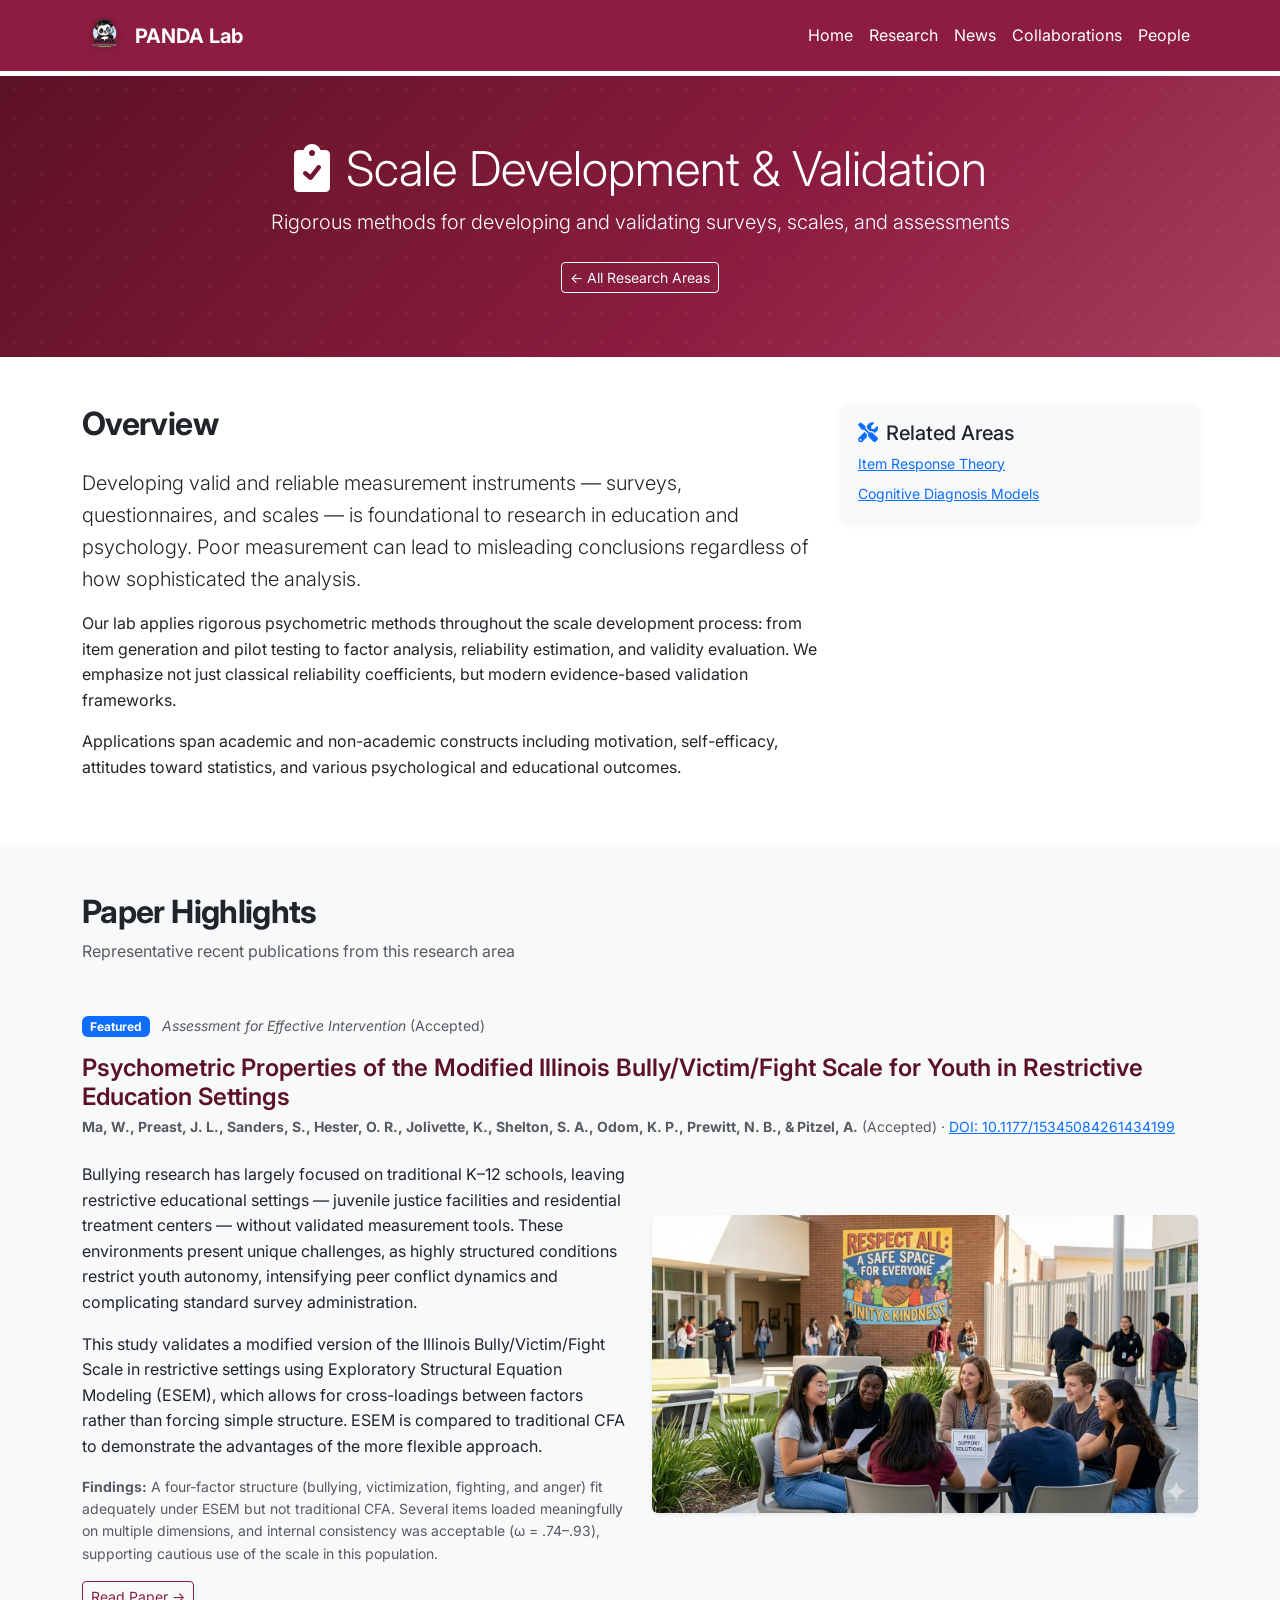
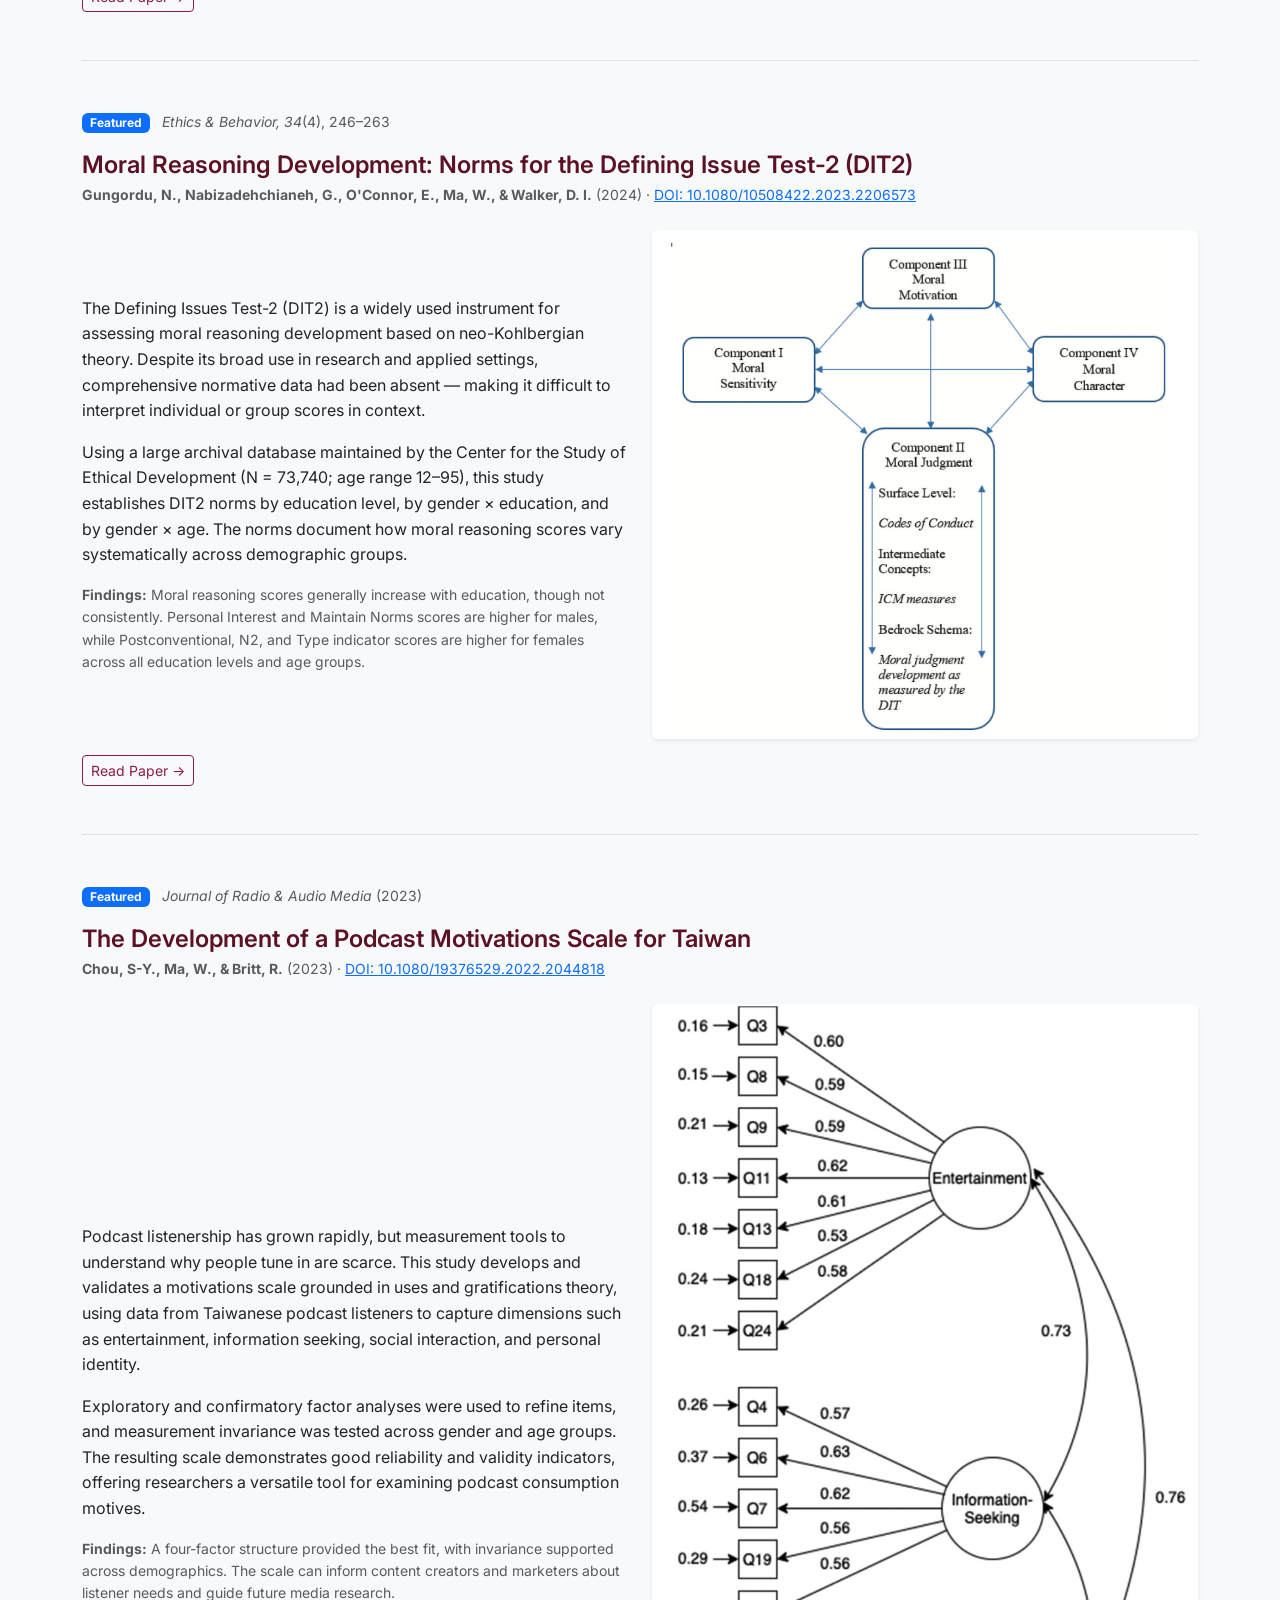
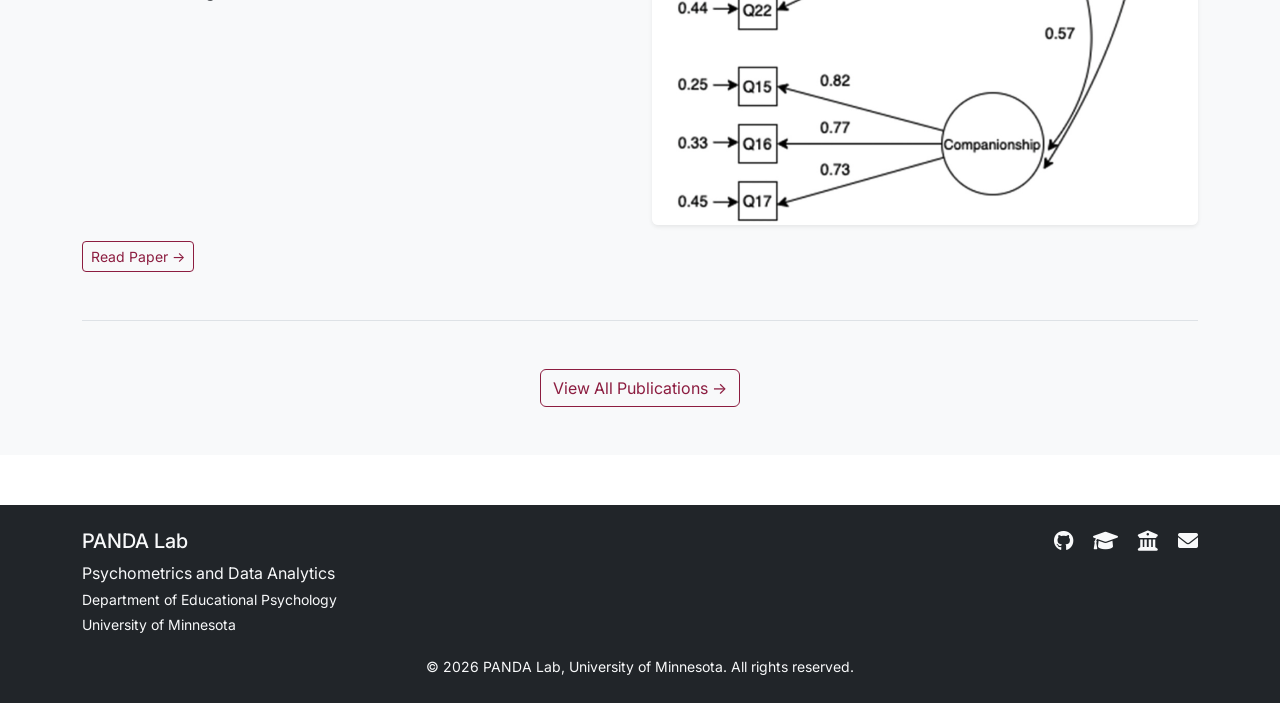
<file: research/scale-development.html>
<!DOCTYPE html>
<html lang="en">
<head>
    <meta charset="UTF-8">
    <meta name="viewport" content="width=device-width, initial-scale=1.0">
    <meta name="description" content="PANDA Lab - Scale Development and Validation Research">
    <title>Scale Development &amp; Validation | PANDA Lab</title>
    <link rel="icon" href="../assets/images/panda-logo.png">
    <link href="https://cdn.jsdelivr.net/npm/bootstrap@5.3.0/dist/css/bootstrap.min.css" rel="stylesheet">
    <link rel="stylesheet" href="../assets/css/style.css">
    <link rel="stylesheet" href="https://cdnjs.cloudflare.com/ajax/libs/font-awesome/6.0.0/css/all.min.css">
</head>
<body>
    <!-- Navigation -->
    <nav class="navbar navbar-expand-lg navbar-dark bg-primary fixed-top">
        <div class="container">
            <a class="navbar-brand d-flex align-items-center" href="../index.html">
                <img src="../assets/images/panda-logo.png" alt="PANDA Lab Logo" height="45" class="me-2">
                <strong>PANDA Lab</strong>
            </a>
            <button class="navbar-toggler" type="button" data-bs-toggle="collapse" data-bs-target="#navbarNav">
                <span class="navbar-toggler-icon"></span>
            </button>
            <div class="collapse navbar-collapse" id="navbarNav">
                <ul class="navbar-nav ms-auto">
                    <li class="nav-item"><a class="nav-link" href="../index.html">Home</a></li>
                    <li class="nav-item"><a class="nav-link" href="../research.html">Research</a></li>
                    <li class="nav-item"><a class="nav-link" href="../news.html">News</a></li>
                    <li class="nav-item"><a class="nav-link" href="../collaborations.html">Collaborations</a></li>
                    <li class="nav-item"><a class="nav-link" href="../people.html">People</a></li>
                </ul>
            </div>
        </div>
    </nav>

    <!-- Page Header -->
    <section class="hero-section" style="padding: 40px 0;">
        <div class="container">
            <div class="text-center py-4">
                <h1 class="display-5 mb-2"><i class="fas fa-clipboard-check me-3"></i>Scale Development &amp; Validation</h1>
                <p class="lead">Rigorous methods for developing and validating surveys, scales, and assessments</p>
                <a href="../research.html" class="btn btn-outline-light btn-sm mt-2">&larr; All Research Areas</a>
            </div>
        </div>
    </section>

    <!-- Overview -->
    <section class="py-5">
        <div class="container">
            <div class="row">
                <div class="col-lg-8">
                    <h2 class="mb-4">Overview</h2>
                    <p class="lead">Developing valid and reliable measurement instruments — surveys, questionnaires, and scales — is foundational to research in education and psychology. Poor measurement can lead to misleading conclusions regardless of how sophisticated the analysis.</p>
                    <p>Our lab applies rigorous psychometric methods throughout the scale development process: from item generation and pilot testing to factor analysis, reliability estimation, and validity evaluation. We emphasize not just classical reliability coefficients, but modern evidence-based validation frameworks.</p>
                    <p>Applications span academic and non-academic constructs including motivation, self-efficacy, attitudes toward statistics, and various psychological and educational outcomes.</p>

                    
                </div>
                <div class="col-lg-4">
                    
                    <div class="card bg-light border-0">
                        <div class="card-body">
                            <h5 class="card-title"><i class="fas fa-tools me-2 text-primary"></i>Related Areas</h5>
                            <ul class="list-unstyled small mb-0">
                                <li class="mb-2"><a href="irt.html">Item Response Theory</a></li>
                                <li><a href="cognitive-diagnosis.html">Cognitive Diagnosis Models</a></li>
                            </ul>
                        </div>
                    </div>
                </div>
            </div>
        </div>
    </section>

    <!-- Paper Highlights -->
    <section class="py-5 bg-light">
        <div class="container">
            <h2 class="mb-2">Paper Highlights</h2>
            <p class="text-muted mb-5">Representative recent publications from this research area</p>

            <!-- Paper 1 -->
            <div class="mb-5 pb-5 border-bottom">
                <div class="mb-3">
                    <span class="badge bg-primary me-2">Featured</span>
                    <span class="text-muted small"><em>Assessment for Effective Intervention</em> (Accepted)</span>
                </div>
                <h3 class="h4 fw-semibold mb-1" style="color: var(--umn-dark-maroon);">Psychometric Properties of the Modified Illinois Bully/Victim/Fight Scale for Youth in Restrictive Education Settings</h3>
                <p class="text-muted small mb-4"><strong>Ma, W., Preast, J. L., Sanders, S., Hester, O. R., Jolivette, K., Shelton, S. A., Odom, K. P., Prewitt, N. B., &amp; Pitzel, A.</strong> (Accepted) &middot; <a href="https://doi.org/10.1177/15345084261434199" target="_blank" rel="noopener">DOI: 10.1177/15345084261434199</a></p>
                <div class="row g-4 align-items-center">
                    <div class="col-lg-6">
                        <p>Bullying research has largely focused on traditional K–12 schools, leaving restrictive educational settings — juvenile justice facilities and residential treatment centers — without validated measurement tools. These environments present unique challenges, as highly structured conditions restrict youth autonomy, intensifying peer conflict dynamics and complicating standard survey administration.</p>
                        <p>This study validates a modified version of the Illinois Bully/Victim/Fight Scale in restrictive settings using Exploratory Structural Equation Modeling (ESEM), which allows for cross-loadings between factors rather than forcing simple structure. ESEM is compared to traditional CFA to demonstrate the advantages of the more flexible approach.</p>
                        <p class="mb-0 text-muted small"><strong>Findings:</strong> A four-factor structure (bullying, victimization, fighting, and anger) fit adequately under ESEM but not traditional CFA. Several items loaded meaningfully on multiple dimensions, and internal consistency was acceptable (ω = .74–.93), supporting cautious use of the scale in this population.</p>
                    </div>
                    <div class="col-lg-6">
                        <img src="../assets/images/paper/Psychometric Properties of the Modified Illinois Bully-Victim-Fight Scale.png" class="img-fluid rounded shadow-sm" alt="ESEM factor structure for the modified Bully/Victim/Fight Scale">
                    </div>
                </div>
                <div class="mt-3">
                    <a href="https://doi.org/10.1177/15345084261434199" target="_blank" rel="noopener" class="btn btn-outline-primary btn-sm">Read Paper &rarr;</a>
                </div>
            </div>

            <!-- Paper 2 -->
            <div class="mb-5 pb-5 border-bottom">
                <div class="mb-3">
                    <span class="badge bg-primary me-2">Featured</span>
                    <span class="text-muted small"><em>Ethics &amp; Behavior, 34</em>(4), 246–263</span>
                </div>
                <h3 class="h4 fw-semibold mb-1" style="color: var(--umn-dark-maroon);">Moral Reasoning Development: Norms for the Defining Issue Test-2 (DIT2)</h3>
                <p class="text-muted small mb-4"><strong>Gungordu, N., Nabizadehchianeh, G., O'Connor, E., Ma, W., &amp; Walker, D. I.</strong> (2024) &middot; <a href="https://doi.org/10.1080/10508422.2023.2206573" target="_blank" rel="noopener">DOI: 10.1080/10508422.2023.2206573</a></p>
                <div class="row g-4 align-items-center">
                    <div class="col-lg-6">
                        <p>The Defining Issues Test-2 (DIT2) is a widely used instrument for assessing moral reasoning development based on neo-Kohlbergian theory. Despite its broad use in research and applied settings, comprehensive normative data had been absent — making it difficult to interpret individual or group scores in context.</p>
                        <p>Using a large archival database maintained by the Center for the Study of Ethical Development (N = 73,740; age range 12–95), this study establishes DIT2 norms by education level, by gender × education, and by gender × age. The norms document how moral reasoning scores vary systematically across demographic groups.</p>
                        <p class="mb-0 text-muted small"><strong>Findings:</strong> Moral reasoning scores generally increase with education, though not consistently. Personal Interest and Maintain Norms scores are higher for males, while Postconventional, N2, and Type indicator scores are higher for females across all education levels and age groups.</p>
                    </div>
                    <div class="col-lg-6">
                        <img src="../assets/images/paper/Moral reasoning development.png" class="img-fluid rounded shadow-sm" alt="DIT2 normative score distributions by education and gender">
                    </div>
                </div>
                <div class="mt-3">
                    <a href="https://doi.org/10.1080/10508422.2023.2206573" target="_blank" rel="noopener" class="btn btn-outline-primary btn-sm">Read Paper &rarr;</a>
                </div>
            </div>

            <!-- Paper 3 -->
            <div class="mb-5 pb-5 border-bottom">
                <div class="mb-3">
                    <span class="badge bg-primary me-2">Featured</span>
                    <span class="text-muted small"><em>Journal of Radio &amp; Audio Media</em> (2023)</span>
                </div>
                <h3 class="h4 fw-semibold mb-1" style="color: var(--umn-dark-maroon);">The Development of a Podcast Motivations Scale for Taiwan</h3>
                <p class="text-muted small mb-4"><strong>Chou, S-Y., Ma, W., &amp; Britt, R.</strong> (2023) &middot; <a href="https://doi.org/10.1080/19376529.2022.2044818" target="_blank" rel="noopener">DOI: 10.1080/19376529.2022.2044818</a></p>
                <div class="row g-4 align-items-center">
                    <div class="col-lg-6">
                        <p>Podcast listenership has grown rapidly, but measurement tools to understand why people tune in are scarce. This study develops and validates a motivations scale grounded in uses and gratifications theory, using data from Taiwanese podcast listeners to capture dimensions such as entertainment, information seeking, social interaction, and personal identity.</p>
                        <p>Exploratory and confirmatory factor analyses were used to refine items, and measurement invariance was tested across gender and age groups. The resulting scale demonstrates good reliability and validity indicators, offering researchers a versatile tool for examining podcast consumption motives.</p>
                        <p class="mb-0 text-muted small"><strong>Findings:</strong> A four-factor structure provided the best fit, with invariance supported across demographics. The scale can inform content creators and marketers about listener needs and guide future media research.</p>
                    </div>
                    <div class="col-lg-6">
                        <img src="../assets/images/paper/The Development of a Podcast Motivations Scale for Taiwan.png" class="img-fluid rounded shadow-sm" alt="Factor loadings and scale structure for the podcast motivations instrument">
                    </div>
                </div>
                <div class="mt-3">
                    <a href="https://doi.org/10.1080/19376529.2022.2044818" target="_blank" rel="noopener" class="btn btn-outline-primary btn-sm">Read Paper &rarr;</a>
                </div>
            </div>

            <div class="text-center mt-4">
                <a href="https://scholar.google.com/citations?hl=en&user=0Bcr-vIAAAAJ&view_op=list_works&sortby=pubdate" target="_blank" rel="noopener" class="btn btn-outline-primary">View All Publications &rarr;</a>
            </div>
        </div>
    </section>

    <!-- Footer -->
    <footer class="bg-dark text-light py-4">
        <div class="container">
            <div class="row">
                <div class="col-md-6">
                    <h5>PANDA Lab</h5>
                    <p class="mb-0">Psychometrics and Data Analytics</p>
                    <p class="mb-0"><small>Department of Educational Psychology<br>University of Minnesota</small></p>
                </div>
                <div class="col-md-6 text-md-end">
                    <a href="https://github.com/xpsychometrics" target="_blank" rel="noopener" class="text-light me-3" title="Lab GitHub"><i class="fab fa-github fa-lg"></i></a>
                    <a href="https://scholar.google.com/citations?hl=en&user=0Bcr-vIAAAAJ&view_op=list_works&sortby=pubdate" target="_blank" rel="noopener" class="text-light me-3" title="Google Scholar"><i class="fas fa-graduation-cap fa-lg"></i></a>
                    <a href="https://edpsych.umn.edu/wenchao-ma" target="_blank" rel="noopener" class="text-light me-3" title="Faculty Page"><i class="fas fa-university fa-lg"></i></a>
                    <a href="mailto:wma@umn.edu" class="text-light" title="Email"><i class="fas fa-envelope fa-lg"></i></a>
                </div>
            </div>
            <div class="text-center mt-3">
                <p class="mb-0"><small>&copy; 2026 PANDA Lab, University of Minnesota. All rights reserved.</small></p>
            </div>
        </div>
    </footer>

    <script src="https://cdn.jsdelivr.net/npm/bootstrap@5.3.0/dist/js/bootstrap.bundle.min.js"></script>
    <script src="../assets/js/main.js"></script>
</body>
</html>
</file>
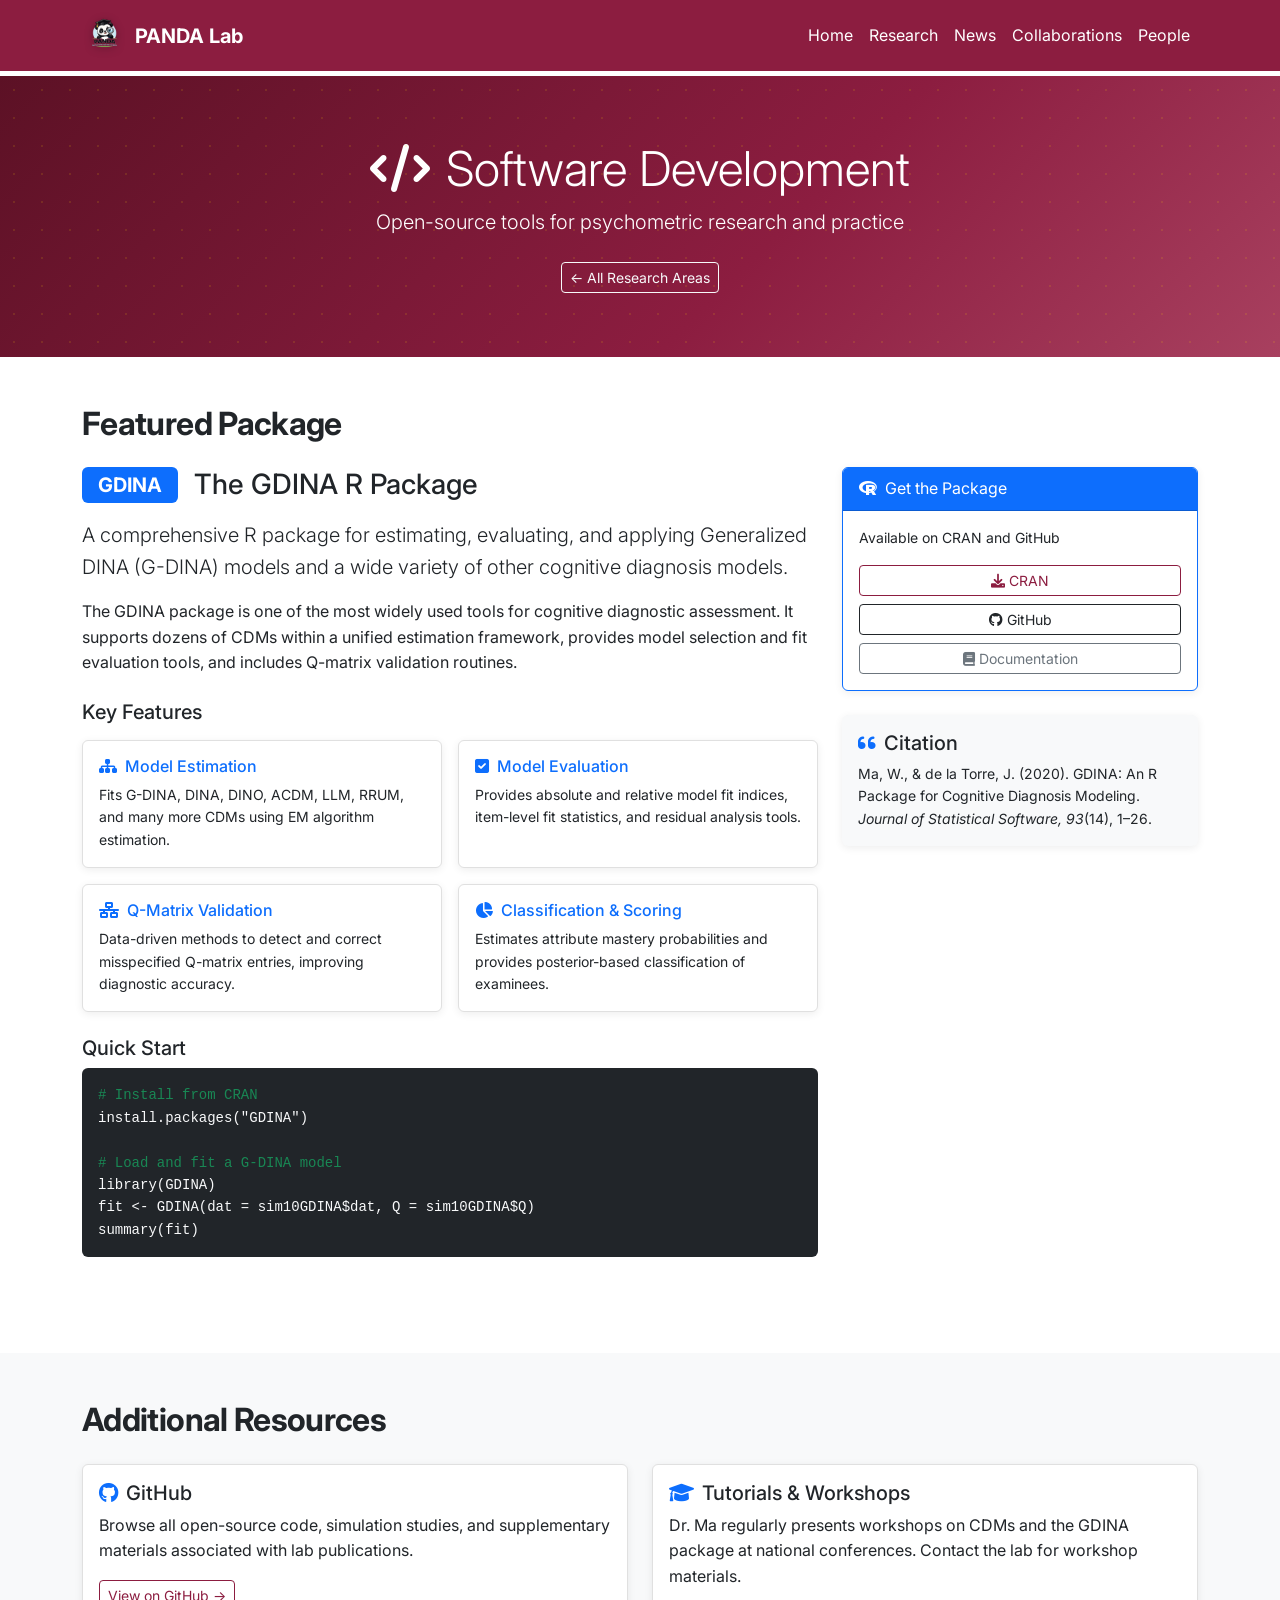
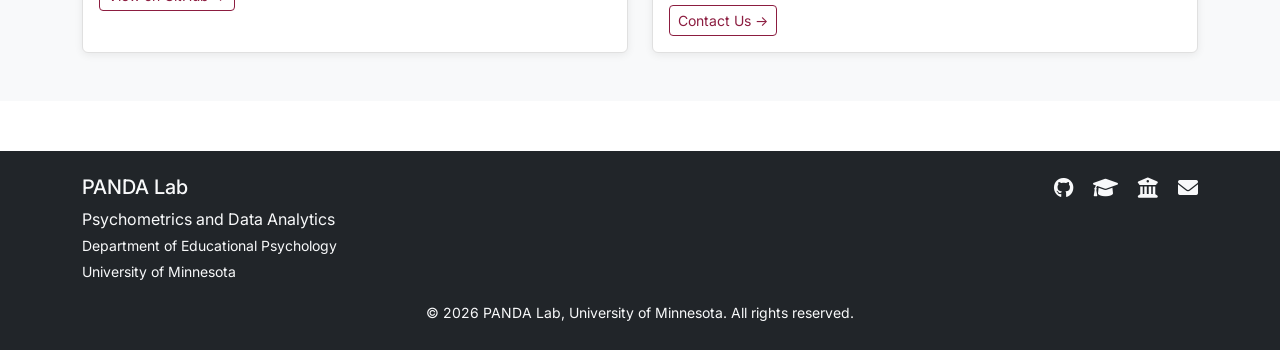
<file: research/software.html>
<!DOCTYPE html>
<html lang="en">
<head>
    <meta charset="UTF-8">
    <meta name="viewport" content="width=device-width, initial-scale=1.0">
    <meta name="description" content="PANDA Lab - Software Development: GDINA R Package and other tools">
    <title>Software Development | PANDA Lab</title>
    <link rel="icon" href="../assets/images/panda-logo.png">
    <link href="https://cdn.jsdelivr.net/npm/bootstrap@5.3.0/dist/css/bootstrap.min.css" rel="stylesheet">
    <link rel="stylesheet" href="../assets/css/style.css">
    <link rel="stylesheet" href="https://cdnjs.cloudflare.com/ajax/libs/font-awesome/6.0.0/css/all.min.css">
</head>
<body>
    <!-- Navigation -->
    <nav class="navbar navbar-expand-lg navbar-dark bg-primary fixed-top">
        <div class="container">
            <a class="navbar-brand d-flex align-items-center" href="../index.html">
                <img src="../assets/images/panda-logo.png" alt="PANDA Lab Logo" height="45" class="me-2">
                <strong>PANDA Lab</strong>
            </a>
            <button class="navbar-toggler" type="button" data-bs-toggle="collapse" data-bs-target="#navbarNav">
                <span class="navbar-toggler-icon"></span>
            </button>
            <div class="collapse navbar-collapse" id="navbarNav">
                <ul class="navbar-nav ms-auto">
                    <li class="nav-item"><a class="nav-link" href="../index.html">Home</a></li>
                    <li class="nav-item"><a class="nav-link" href="../research.html">Research</a></li>
                    <li class="nav-item"><a class="nav-link" href="../news.html">News</a></li>
                    <li class="nav-item"><a class="nav-link" href="../collaborations.html">Collaborations</a></li>
                    <li class="nav-item"><a class="nav-link" href="../people.html">People</a></li>
                </ul>
            </div>
        </div>
    </nav>

    <!-- Page Header -->
    <section class="hero-section" style="padding: 40px 0;">
        <div class="container">
            <div class="text-center py-4">
                <h1 class="display-5 mb-2"><i class="fas fa-code me-3"></i>Software Development</h1>
                <p class="lead">Open-source tools for psychometric research and practice</p>
                <a href="../research.html" class="btn btn-outline-light btn-sm mt-2">&larr; All Research Areas</a>
            </div>
        </div>
    </section>

    <!-- GDINA Package -->
    <section class="py-5">
        <div class="container">
            <h2 class="mb-4">Featured Package</h2>
            <div class="row align-items-start mb-5">
                <div class="col-lg-8">
                    <div class="d-flex align-items-center mb-3">
                        <span class="badge bg-primary fs-5 me-3 px-3 py-2">GDINA</span>
                        <h3 class="mb-0">The GDINA R Package</h3>
                    </div>
                    <p class="lead">A comprehensive R package for estimating, evaluating, and applying Generalized DINA (G-DINA) models and a wide variety of other cognitive diagnosis models.</p>
                    <p>The GDINA package is one of the most widely used tools for cognitive diagnostic assessment. It supports dozens of CDMs within a unified estimation framework, provides model selection and fit evaluation tools, and includes Q-matrix validation routines.</p>

                    <h5 class="mt-4 mb-3">Key Features</h5>
                    <div class="row g-3">
                        <div class="col-md-6">
                            <div class="card h-100">
                                <div class="card-body">
                                    <h6 class="card-title text-primary"><i class="fas fa-sitemap me-2"></i>Model Estimation</h6>
                                    <p class="card-text small">Fits G-DINA, DINA, DINO, ACDM, LLM, RRUM, and many more CDMs using EM algorithm estimation.</p>
                                </div>
                            </div>
                        </div>
                        <div class="col-md-6">
                            <div class="card h-100">
                                <div class="card-body">
                                    <h6 class="card-title text-primary"><i class="fas fa-check-square me-2"></i>Model Evaluation</h6>
                                    <p class="card-text small">Provides absolute and relative model fit indices, item-level fit statistics, and residual analysis tools.</p>
                                </div>
                            </div>
                        </div>
                        <div class="col-md-6">
                            <div class="card h-100">
                                <div class="card-body">
                                    <h6 class="card-title text-primary"><i class="fas fa-network-wired me-2"></i>Q-Matrix Validation</h6>
                                    <p class="card-text small">Data-driven methods to detect and correct misspecified Q-matrix entries, improving diagnostic accuracy.</p>
                                </div>
                            </div>
                        </div>
                        <div class="col-md-6">
                            <div class="card h-100">
                                <div class="card-body">
                                    <h6 class="card-title text-primary"><i class="fas fa-chart-pie me-2"></i>Classification & Scoring</h6>
                                    <p class="card-text small">Estimates attribute mastery probabilities and provides posterior-based classification of examinees.</p>
                                </div>
                            </div>
                        </div>
                    </div>

                    <div class="mt-4">
                        <h5>Quick Start</h5>
                        <div class="bg-dark text-light rounded p-3 font-monospace small">
                            <div class="text-success"># Install from CRAN</div>
                            <div>install.packages("GDINA")</div>
                            <br>
                            <div class="text-success"># Load and fit a G-DINA model</div>
                            <div>library(GDINA)</div>
                            <div>fit &lt;- GDINA(dat = sim10GDINA$dat, Q = sim10GDINA$Q)</div>
                            <div>summary(fit)</div>
                        </div>
                    </div>
                </div>
                <div class="col-lg-4">
                    <div class="card border-primary mb-4">
                        <div class="card-header bg-primary text-white">
                            <i class="fab fa-r-project me-2"></i>Get the Package
                        </div>
                        <div class="card-body">
                            <p class="small mb-3">Available on CRAN and GitHub</p>
                            <a href="https://CRAN.R-project.org/package=GDINA" target="_blank" rel="noopener" class="btn btn-outline-primary btn-sm d-block mb-2">
                                <i class="fas fa-download me-1"></i>CRAN
                            </a>
                            <a href="https://github.com/Wenchao-Ma/GDINA" target="_blank" rel="noopener" class="btn btn-outline-dark btn-sm d-block mb-2">
                                <i class="fab fa-github me-1"></i>GitHub
                            </a>
                            <a href="https://wenchao-ma.github.io/GDINA/" target="_blank" rel="noopener" class="btn btn-outline-secondary btn-sm d-block">
                                <i class="fas fa-book me-1"></i>Documentation
                            </a>
                        </div>
                    </div>
                    <div class="card bg-light border-0">
                        <div class="card-body">
                            <h5 class="card-title"><i class="fas fa-quote-left me-2 text-primary"></i>Citation</h5>
                            <p class="small mb-0">Ma, W., & de la Torre, J. (2020). GDINA: An R Package for Cognitive Diagnosis Modeling. <em>Journal of Statistical Software, 93</em>(14), 1–26.</p>
                        </div>
                    </div>
                </div>
            </div>
        </div>
    </section>

    <!-- Other Software -->
    <section class="py-5 bg-light">
        <div class="container">
            <h2 class="mb-4">Additional Resources</h2>
            <div class="row g-4">
                <div class="col-md-6">
                    <div class="card h-100">
                        <div class="card-body">
                            <h5 class="card-title"><i class="fab fa-github me-2 text-primary"></i>GitHub</h5>
                            <p class="card-text">Browse all open-source code, simulation studies, and supplementary materials associated with lab publications.</p>
                            <a href="https://github.com/xpsychometrics" target="_blank" rel="noopener" class="btn btn-outline-primary btn-sm">View on GitHub &rarr;</a>
                        </div>
                    </div>
                </div>
                <div class="col-md-6">
                    <div class="card h-100">
                        <div class="card-body">
                            <h5 class="card-title"><i class="fas fa-graduation-cap me-2 text-primary"></i>Tutorials & Workshops</h5>
                            <p class="card-text">Dr. Ma regularly presents workshops on CDMs and the GDINA package at national conferences. Contact the lab for workshop materials.</p>
                            <a href="../index.html#contact" class="btn btn-outline-primary btn-sm">Contact Us &rarr;</a>
                        </div>
                    </div>
                </div>
            </div>
        </div>
    </section>

    <!-- Footer -->
    <footer class="bg-dark text-light py-4">
        <div class="container">
            <div class="row">
                <div class="col-md-6">
                    <h5>PANDA Lab</h5>
                    <p class="mb-0">Psychometrics and Data Analytics</p>
                    <p class="mb-0"><small>Department of Educational Psychology<br>University of Minnesota</small></p>
                </div>
                <div class="col-md-6 text-md-end">
                    <a href="https://github.com/xpsychometrics" target="_blank" rel="noopener" class="text-light me-3" title="Lab GitHub"><i class="fab fa-github fa-lg"></i></a>
                    <a href="https://scholar.google.com/citations?hl=en&user=0Bcr-vIAAAAJ&view_op=list_works&sortby=pubdate" target="_blank" rel="noopener" class="text-light me-3" title="Google Scholar"><i class="fas fa-graduation-cap fa-lg"></i></a>
                    <a href="https://edpsych.umn.edu/wenchao-ma" target="_blank" rel="noopener" class="text-light me-3" title="Faculty Page"><i class="fas fa-university fa-lg"></i></a>
                    <a href="mailto:wma@umn.edu" class="text-light" title="Email"><i class="fas fa-envelope fa-lg"></i></a>
                </div>
            </div>
            <div class="text-center mt-3">
                <p class="mb-0"><small>&copy; 2026 PANDA Lab, University of Minnesota. All rights reserved.</small></p>
            </div>
        </div>
    </footer>

    <script src="https://cdn.jsdelivr.net/npm/bootstrap@5.3.0/dist/js/bootstrap.bundle.min.js"></script>
    <script src="../assets/js/main.js"></script>
</body>
</html>
</file>
<file: assets/css/style.css>
@import url('https://fonts.googleapis.com/css2?family=Inter:wght@300;400;500;600;700&display=swap');

/* Global Styles */
:root {
    --umn-maroon: #8C1D40;
    --umn-gold: #FFD700;
    --umn-dark-maroon: #5C1125;
    --umn-light-maroon: #A8405F;
    --umn-light-gold: #FFE673;
}

body {
    font-family: 'Inter', 'Segoe UI', Tahoma, Geneva, Verdana, sans-serif;
    line-height: 1.6;
    padding-top: 76px;
}

/* Hero Section */
.hero-section {
    position: relative;
    background: linear-gradient(135deg, var(--umn-dark-maroon) 0%, var(--umn-maroon) 60%, var(--umn-light-maroon) 100%);
    color: white;
    padding: 60px 0;
    overflow: hidden;
}

.hero-section::before {
    content: '';
    position: absolute;
    inset: 0;
    background-image: radial-gradient(circle, rgba(255, 215, 0, 0.12) 1px, transparent 1px);
    background-size: 28px 28px;
    pointer-events: none;
}

.panda-highlight {
    color: var(--umn-gold);
    font-weight: bold;
    font-size: 1.1em;
    text-shadow: 2px 2px 4px rgba(0, 0, 0, 0.3);
}

.home-announcement {
    max-width: 640px;
    margin-left: auto;
    margin-right: auto;
    padding: 1rem 1.25rem;
    border-radius: 0.5rem;
    background: rgba(255, 255, 255, 0.12);
    border: 1px solid rgba(255, 215, 0, 0.45);
    text-align: left;
    font-size: 0.98rem;
    line-height: 1.55;
}

/* Cards */
.card {
    transition: transform 0.3s ease, box-shadow 0.3s ease, border-color 0.3s ease;
    border: 1px solid #e0e0e0;
    box-shadow: 0 2px 8px rgba(0, 0, 0, 0.07);
}

.card:hover {
    transform: translateY(-5px);
    border-color: var(--umn-maroon) !important;
    box-shadow: 0 8px 24px rgba(140, 29, 64, 0.18) !important;
}

/* Team Section */
.team-member {
    text-align: center;
    margin-bottom: 30px;
}

.team-member img {
    border-radius: 50%;
    margin-bottom: 15px;
    border: 3px solid var(--umn-gold);
}

/* Contact Form */
.contact-form {
    background: white;
    padding: 30px;
    border-radius: 10px;
    box-shadow: 0 4px 6px rgba(0, 0, 0, 0.1);
}

/* Footer */
footer {
    background-color: var(--umn-maroon);
    color: white;
    margin-top: 50px;
}

footer a {
    text-decoration: none;
    transition: color 0.3s ease;
    color: var(--umn-gold);
}

footer a:hover {
    color: white !important;
}

/* Navigation */
.navbar {
    background-color: var(--umn-maroon) !important;
}

.navbar-brand {
    transition: transform 0.2s ease;
}

.navbar-brand:hover {
    transform: scale(1.05);
}

.navbar-brand img {
    filter: drop-shadow(0 2px 4px rgba(0, 0, 0, 0.3));
    transition: transform 0.2s ease;
}

.navbar-brand:hover img {
    transform: rotate(-5deg) scale(1.1);
}

.nav-link {
    color: white !important;
}

.nav-link:hover {
    color: var(--umn-gold) !important;
}

/* Buttons */
.btn-primary {
    background-color: var(--umn-gold) !important;
    border-color: var(--umn-gold) !important;
    color: var(--umn-dark-maroon) !important;
    font-weight: 600;
}

.btn-primary:hover {
    background-color: var(--umn-dark-maroon) !important;
    border-color: var(--umn-dark-maroon) !important;
    color: white !important;
}

.btn-outline-primary {
    color: var(--umn-maroon) !important;
    border-color: var(--umn-maroon) !important;
}

.btn-outline-primary:hover {
    background-color: var(--umn-maroon) !important;
    color: white !important;
}

/* Paper Highlights */
.paper-highlight {
    border-left: 4px solid var(--umn-maroon) !important;
    border-radius: 0 8px 8px 0 !important;
}

.paper-highlight .paper-title {
    font-weight: 600;
    color: var(--umn-dark-maroon);
    line-height: 1.4;
    font-size: 1rem;
    margin-bottom: 0.4rem;
}

.paper-highlight .paper-authors {
    font-size: 0.875rem;
    color: #444;
    margin-bottom: 0.15rem;
}

.paper-highlight .paper-venue {
    font-size: 0.85rem;
    color: #777;
    margin-bottom: 0.75rem;
}

/* Publications */
.publication-item {
    transition: transform 0.2s ease, box-shadow 0.2s ease;
}

.publication-item:hover {
    transform: translateY(-2px);
    box-shadow: 0 6px 12px rgba(0, 0, 0, 0.15) !important;
}

.publication-item a {
    color: var(--umn-maroon);
    text-decoration: none;
}

.publication-item a:hover {
    color: var(--umn-dark-maroon);
    text-decoration: underline;
}

/* Collaboration Map - Network Graph */
.collaboration-map-container {
    background: white;
    border-radius: 10px;
    box-shadow: 0 4px 6px rgba(0, 0, 0, 0.1);
    padding: 20px;
    margin-bottom: 20px;
    border: 1px solid #e0e0e0;
    text-align: center;
}

.collaboration-map {
    width: 100%;
    max-width: 1200px;
    height: 500px;
    background: #f8f9fa;
    display: block;
    min-height: 400px;
    border-radius: 5px;
    margin: 0 auto;
}

.collaboration-map .nodes circle {
    transition: all 0.2s ease;
}

.collaboration-map .nodes circle:hover {
    stroke-width: 4;
    filter: drop-shadow(0 0 4px rgba(0, 0, 0, 0.3));
}

.collaboration-map .links line {
    transition: opacity 0.3s ease;
}

.collaboration-map .labels text {
    pointer-events: none;
    user-select: none;
}

.collaboration-map .labels tspan {
    display: block;
}

.network-tooltip {
    font-family: 'Inter', Arial, sans-serif;
}

/* News Section */
.news-photo {
    height: 220px;
    background-color: var(--umn-light-maroon);
    background-size: cover;
    background-position: center;
    background-repeat: no-repeat;
    border-radius: 0.375rem 0.375rem 0 0;
    display: flex;
    align-items: center;
    justify-content: center;
    color: rgba(255,255,255,0.5);
    font-size: 2rem;
}

.news-card {
    overflow: hidden;
}

.news-card .card-body {
    padding: 1.1rem;
}

.news-date {
    font-size: 0.78rem;
    font-weight: 600;
    text-transform: uppercase;
    letter-spacing: 0.05em;
    color: var(--umn-maroon);
}

/* Section headings */
h2 {
    font-weight: 700;
    letter-spacing: -0.02em;
}

/* Responsive Design */
@media (max-width: 768px) {
    .hero-section {
        padding: 50px 0;
    }

    .card {
        margin-bottom: 20px;
    }

    .collaboration-map {
        height: 400px;
        min-height: 350px;
    }

    .collaboration-map .labels text {
        font-size: 9px !important;
    }
}

/* Animations */
.fade-in {
    animation: fadeIn 1s ease-in;
}

@keyframes fadeIn {
    from {
        opacity: 0;
        transform: translateY(20px);
    }
    to {
        opacity: 1;
        transform: translateY(0);
    }
}
</file>
